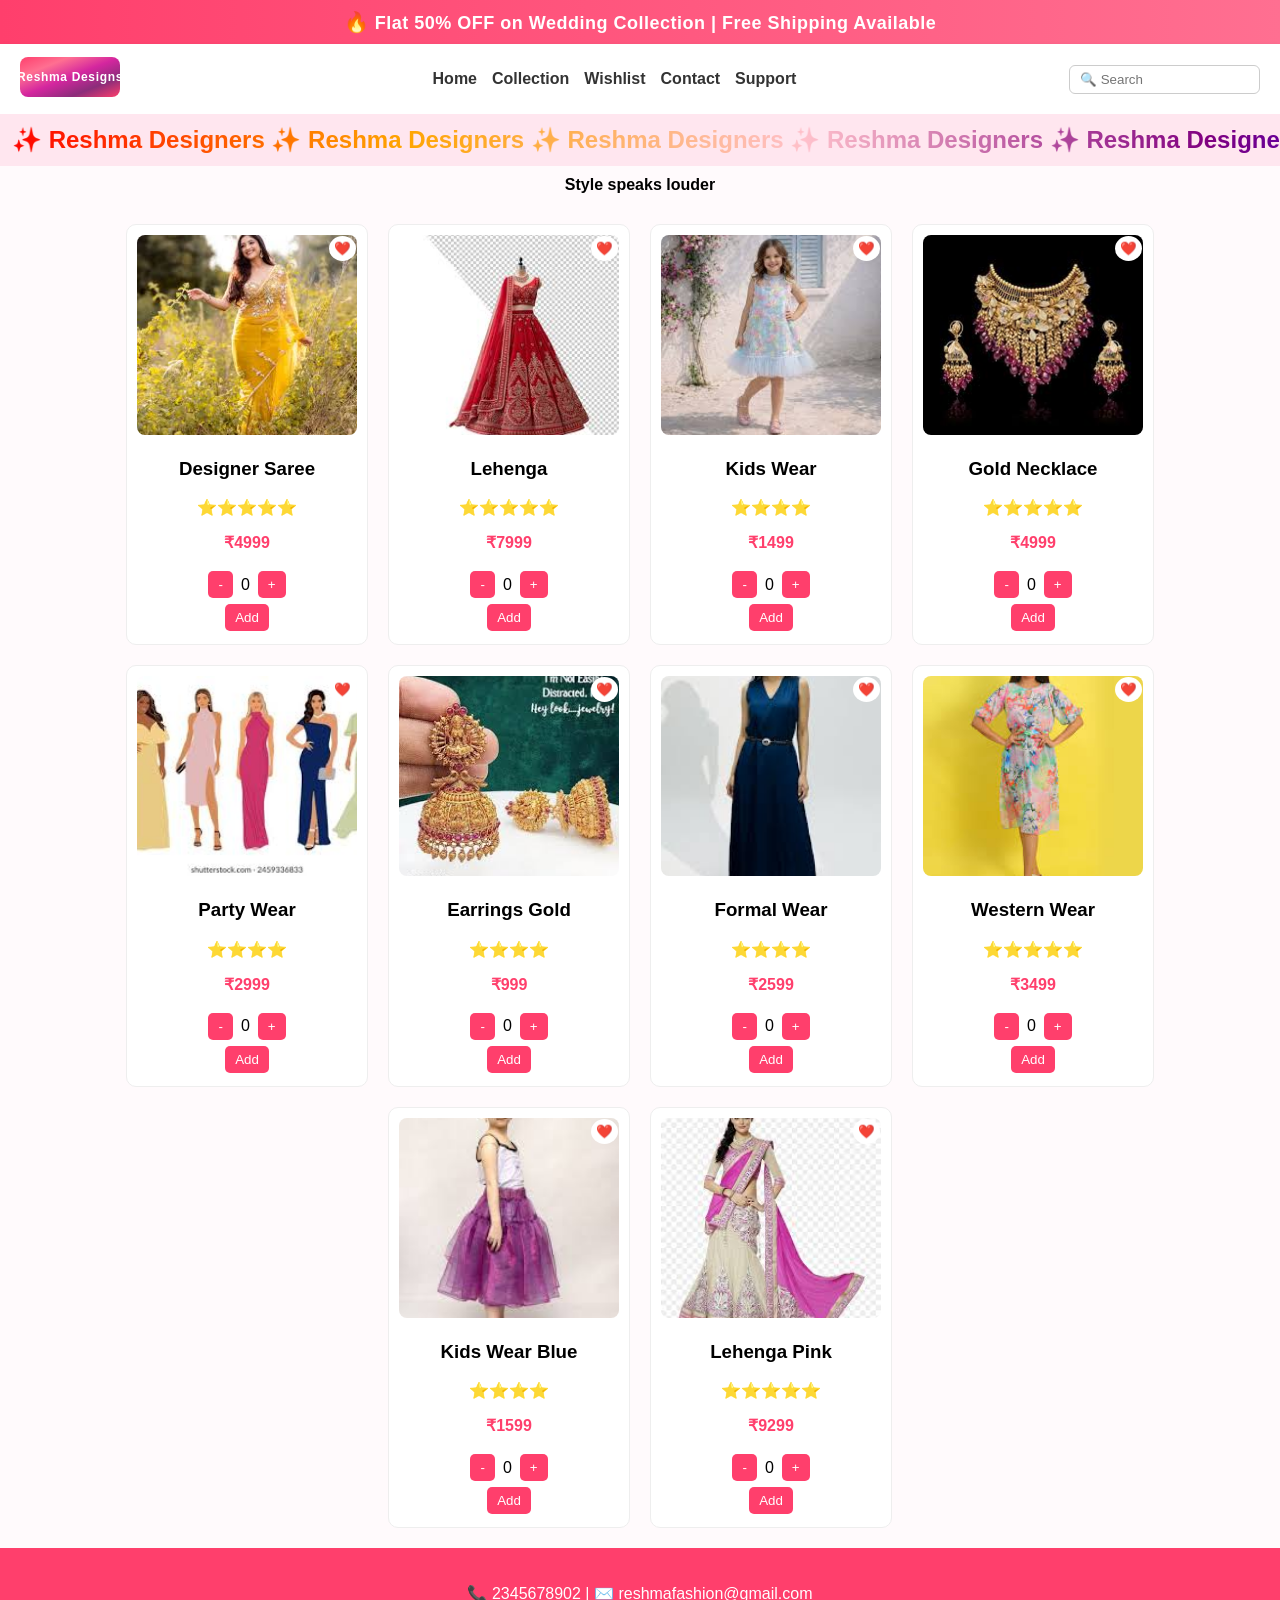
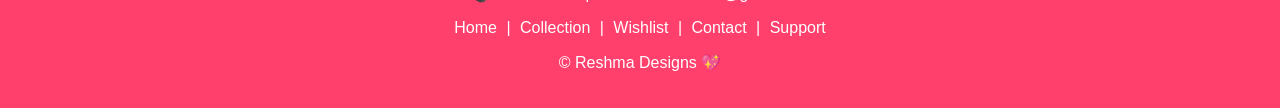
<file: index.html>
<!DOCTYPE html>
<html lang="en">
<head>
<meta charset="UTF-8">
<meta name="viewport" content="width=device-width, initial-scale=1.0">
<title>Reshma Designers</title>

<style>

/* BODY */
body{
    font-family: Arial;
    margin:0;
    background:#fffafc;
}

/* NAVBAR */
nav{
    display:flex;
    justify-content:space-between;
    align-items:center;
    padding:10px 20px;
    background:#fff;
    box-shadow:0 2px 5px rgba(0,0,0,0.1);
}

.logo img{height:40px;}

ul{
    list-style:none;
    display:flex;
    gap:15px;
}

ul li a{
    text-decoration:none;
    color:#333;
    font-weight:bold;
}

/* SEARCH */
input{
    padding:6px 10px;
    border-radius:6px;
    border:1px solid #ccc;
}

/* ✅ HEADER LIGHT COLOR (BLACK REMOVE) */
.scroll-text{
    overflow:hidden;
    white-space:nowrap;
    background:#ffe6ef;  /* LIGHT PINK */
}

.scroll-text span{
    display:inline-block;
    padding:12px;
    font-size:24px;
    animation:scroll 12s linear infinite;
}

@keyframes scroll{
    from{transform:translateX(100%);}
    to{transform:translateX(-100%);}
}

/* MULTI COLOR TEXT */
.multi{
    background: linear-gradient(90deg, red, orange, pink, purple, blue);
    -webkit-background-clip: text;
    -webkit-text-fill-color: transparent;
    font-weight:bold;
}

/* QUOTE */
.quote{
    text-align:center;
    margin:10px;
    font-weight:bold;
}

/* PRODUCTS */
.gallery{
    display:flex;
    flex-wrap:wrap;
    justify-content:center;
    gap:20px;
    padding:20px;
}

/* CARD */
.card{
    width:220px;
    border:1px solid #eee;
    border-radius:10px;
    padding:10px;
    text-align:center;
    position:relative;
    cursor:pointer;
    transition:0.3s;
    background:#fff;
}

.card:hover{transform:scale(1.05);}

.card img{
    width:100%;
    height:200px;
    object-fit:cover;
    border-radius:8px;
}

/* WISHLIST */
.wishlist-btn{
    position:absolute;
    top:8px;
    right:8px;
    border:none;
    background:white;
    border-radius:50%;
    padding:5px;
    cursor:pointer;
}

/* PRICE */
.price{
    color:#ff3f6c;
    font-weight:bold;
}

/* BUTTON */
button{
    padding:6px 10px;
    margin:3px;
    border:none;
    background:#ff3f6c;
    color:white;
    border-radius:5px;
    cursor:pointer;
}

/* QTY */
.qty-box{
    display:flex;
    justify-content:center;
    align-items:center;
    gap:5px;
}

/* FOOTER */
footer{
    background:#ff3f6c;
    color:white;
    padding:20px;
    text-align:center;
}

footer a{
    color:#fff;
    text-decoration:none;
    margin:0 5px;
}

</style>
</head>

<body>


<!-- Pink Gradient Top Bar -->
<div class="top-bar" style="background:linear-gradient(90deg,#ff3f6c,#ff6f91);color:#fff;text-align:center;padding:10px 0;font-weight:700;font-size:18px;letter-spacing:0.5px;">
    <span style="font-size:20px;">🔥</span> Flat 50% OFF on Wedding Collection | Free Shipping Available
</div>

<!-- NAV -->
<nav>
<div class="logo"><img src="assets/branding/logo.svg"></div>

<ul>
<li><a href="#">Home</a></li>
<li><a href="pages/collection.html">Collection</a></li>
<li><a href="pages/wishlist.html">Wishlist</a></li>
<li><a href="pages/contact.html">Contact</a></li>
<li><a href="pages/support.html">Support</a></li>
</ul>

<input type="text" placeholder="🔍 Search">
</nav>

<!-- HEADER -->
<div class="scroll-text">
<span class="multi">✨ Reshma Designers ✨ Reshma Designers ✨ Reshma Designers ✨ Reshma Designers ✨ Reshma Designers ✨ Reshma Designers ✨</span>
</div>

<p class="quote">Style speaks louder</p>

<!-- PRODUCTS -->
<section class="gallery">


<!-- PRODUCT 1 -->
<div class="card" onclick="viewProduct('Designer Saree',4999,'assets/products/designer-saree1.jpg')">
<button class="wishlist-btn" onclick="event.stopPropagation()">❤️</button>
<img src="assets/products/designer-saree1.jpg" onerror="this.src='assets/products/default.jpg'">
<h3>Designer Saree</h3>
<p>⭐⭐⭐⭐⭐</p>
<p class="price">₹4999</p>
<div class="qty-box">
<button onclick="changeQty(this,-1,event)">-</button>
<span class="qty">0</span>
<button onclick="changeQty(this,1,event)">+</button>
</div>
<button onclick="addToCart('Designer Saree',4999,event)">Add</button>
</div>

<!-- PRODUCT 2 -->
<div class="card" onclick="viewProduct('Lehenga',7999,'assets/products/lehenga6.jpg')">
<button class="wishlist-btn" onclick="event.stopPropagation()">❤️</button>
<img src="assets/products/lehenga6.jpg" onerror="this.src='assets/products/default.jpg'">
<h3>Lehenga</h3>
<p>⭐⭐⭐⭐⭐</p>
<p class="price">₹7999</p>
<div class="qty-box">
<button onclick="changeQty(this,-1,event)">-</button>
<span class="qty">0</span>
<button onclick="changeQty(this,1,event)">+</button>
</div>
<button onclick="addToCart('Lehenga',7999,event)">Add</button>
</div>

<!-- PRODUCT 3 -->
<div class="card" onclick="viewProduct('Kids Wear',1499,'assets/products/kids-wear.jpg')">
<button class="wishlist-btn" onclick="event.stopPropagation()">❤️</button>
<img src="assets/products/kids-wear.jpg" onerror="this.src='assets/products/default.jpg'">
<h3>Kids Wear</h3>
<p>⭐⭐⭐⭐</p>
<p class="price">₹1499</p>
<div class="qty-box">
<button onclick="changeQty(this,-1,event)">-</button>
<span class="qty">0</span>
<button onclick="changeQty(this,1,event)">+</button>
</div>
<button onclick="addToCart('Kids Wear',1499,event)">Add</button>
</div>

<!-- PRODUCT 4 -->
<div class="card" onclick="viewProduct('Gold Necklace',4999,'assets/products/gold-necklace.jpg')">
<button class="wishlist-btn" onclick="event.stopPropagation()">❤️</button>
<img src="assets/products/gold-necklace.jpg" onerror="this.src='assets/products/default.jpg'">
<h3>Gold Necklace</h3>
<p>⭐⭐⭐⭐⭐</p>
<p class="price">₹4999</p>
<div class="qty-box">
<button onclick="changeQty(this,-1,event)">-</button>
<span class="qty">0</span>
<button onclick="changeQty(this,1,event)">+</button>
</div>
<button onclick="addToCart('Gold Necklace',4999,event)">Add</button>
</div>

<!-- PRODUCT 5 -->
<div class="card" onclick="viewProduct('Party Wear',2999,'assets/products/party-wear1.jpg')">
<button class="wishlist-btn" onclick="event.stopPropagation()">❤️</button>
<img src="assets/products/party-wear1.jpg" onerror="this.src='assets/products/default.jpg'">
<h3>Party Wear</h3>
<p>⭐⭐⭐⭐</p>
<p class="price">₹2999</p>
<div class="qty-box">
<button onclick="changeQty(this,-1,event)">-</button>
<span class="qty">0</span>
<button onclick="changeQty(this,1,event)">+</button>
</div>
<button onclick="addToCart('Party Wear',2999,event)">Add</button>
</div>

<!-- PRODUCT 6 -->
<div class="card" onclick="viewProduct('Earrings Gold',999,'assets/products/earrings.jpg')">
<button class="wishlist-btn" onclick="event.stopPropagation()">❤️</button>
<img src="assets/products/earrings.jpg" onerror="this.src='assets/products/default.jpg'">
<h3>Earrings Gold</h3>
<p>⭐⭐⭐⭐</p>
<p class="price">₹999</p>
<div class="qty-box">
<button onclick="changeQty(this,-1,event)">-</button>
<span class="qty">0</span>
<button onclick="changeQty(this,1,event)">+</button>
</div>
<button onclick="addToCart('Earrings Gold',999,event)">Add</button>
</div>

<!-- PRODUCT 7 -->
<div class="card" onclick="viewProduct('Formal Wear',2599,'assets/products/formal.jpg')">
<button class="wishlist-btn" onclick="event.stopPropagation()">❤️</button>
<img src="assets/products/formal.jpg" onerror="this.src='assets/products/default.jpg'">
<h3>Formal Wear</h3>
<p>⭐⭐⭐⭐</p>
<p class="price">₹2599</p>
<div class="qty-box">
<button onclick="changeQty(this,-1,event)">-</button>
<span class="qty">0</span>
<button onclick="changeQty(this,1,event)">+</button>
</div>
<button onclick="addToCart('Formal Wear',2599,event)">Add</button>
</div>

<!-- PRODUCT 8 -->
<div class="card" onclick="viewProduct('Western Wear',3499,'assets/products/western-wear.jpg')">
<button class="wishlist-btn" onclick="event.stopPropagation()">❤️</button>
<img src="assets/products/western-wear.jpg" onerror="this.src='assets/products/default.jpg'">
<h3>Western Wear</h3>
<p>⭐⭐⭐⭐⭐</p>
<p class="price">₹3499</p>
<div class="qty-box">
<button onclick="changeQty(this,-1,event)">-</button>
<span class="qty">0</span>
<button onclick="changeQty(this,1,event)">+</button>
</div>
<button onclick="addToCart('Western Wear',3499,event)">Add</button>
</div>

<!-- PRODUCT 9 -->
<div class="card" onclick="viewProduct('Kids Wear Blue',1599,'assets/products/kids-wear2.jpg')">
<button class="wishlist-btn" onclick="event.stopPropagation()">❤️</button>
<img src="assets/products/kids-wear2.jpg" onerror="this.src='assets/products/default.jpg'">
<h3>Kids Wear Blue</h3>
<p>⭐⭐⭐⭐</p>
<p class="price">₹1599</p>
<div class="qty-box">
<button onclick="changeQty(this,-1,event)">-</button>
<span class="qty">0</span>
<button onclick="changeQty(this,1,event)">+</button>
</div>
<button onclick="addToCart('Kids Wear Blue',1599,event)">Add</button>
</div>

<!-- PRODUCT 10 -->
<div class="card" onclick="viewProduct('Lehenga Pink',9299,'assets/products/lehenga9.jpg')">
<button class="wishlist-btn" onclick="event.stopPropagation()">❤️</button>
<img src="assets/products/lehenga9.jpg" onerror="this.src='assets/products/default.jpg'">
<h3>Lehenga Pink</h3>
<p>⭐⭐⭐⭐⭐</p>
<p class="price">₹9299</p>
<div class="qty-box">
<button onclick="changeQty(this,-1,event)">-</button>
<span class="qty">0</span>
<button onclick="changeQty(this,1,event)">+</button>
</div>
<button onclick="addToCart('Lehenga Pink',9299,event)">Add</button>
</div>

</section>

<script>

/* PRODUCT PAGE FIX */
function viewProduct(name,price,image){
localStorage.setItem("product", JSON.stringify({
name:name,
price:price,
image:image
}));
window.location.href="pages/product.html";
}

/* QTY */
function changeQty(btn,delta,e){
e.stopPropagation();
let qty = btn.parentElement.querySelector(".qty");
let val = parseInt(qty.innerText);
qty.innerText = Math.max(0,val+delta);
}

/* CART */
function addToCart(name,price,e){
e.stopPropagation();
alert(name+" added to cart");
}

</script>

<!-- FOOTER -->
<footer>

<p>📞 2345678902 | ✉️ reshmafashion@gmail.com</p>

<p>
<a href="#">Home</a> |
<a href="pages/collection.html">Collection</a> |
<a href="pages/wishlist.html">Wishlist</a> |
<a href="pages/contact.html">Contact</a> |
<a href="pages/support.html">Support</a>
</p>

<p>© Reshma Designs 💖</p>

</footer>

</body>
</html>
</file>
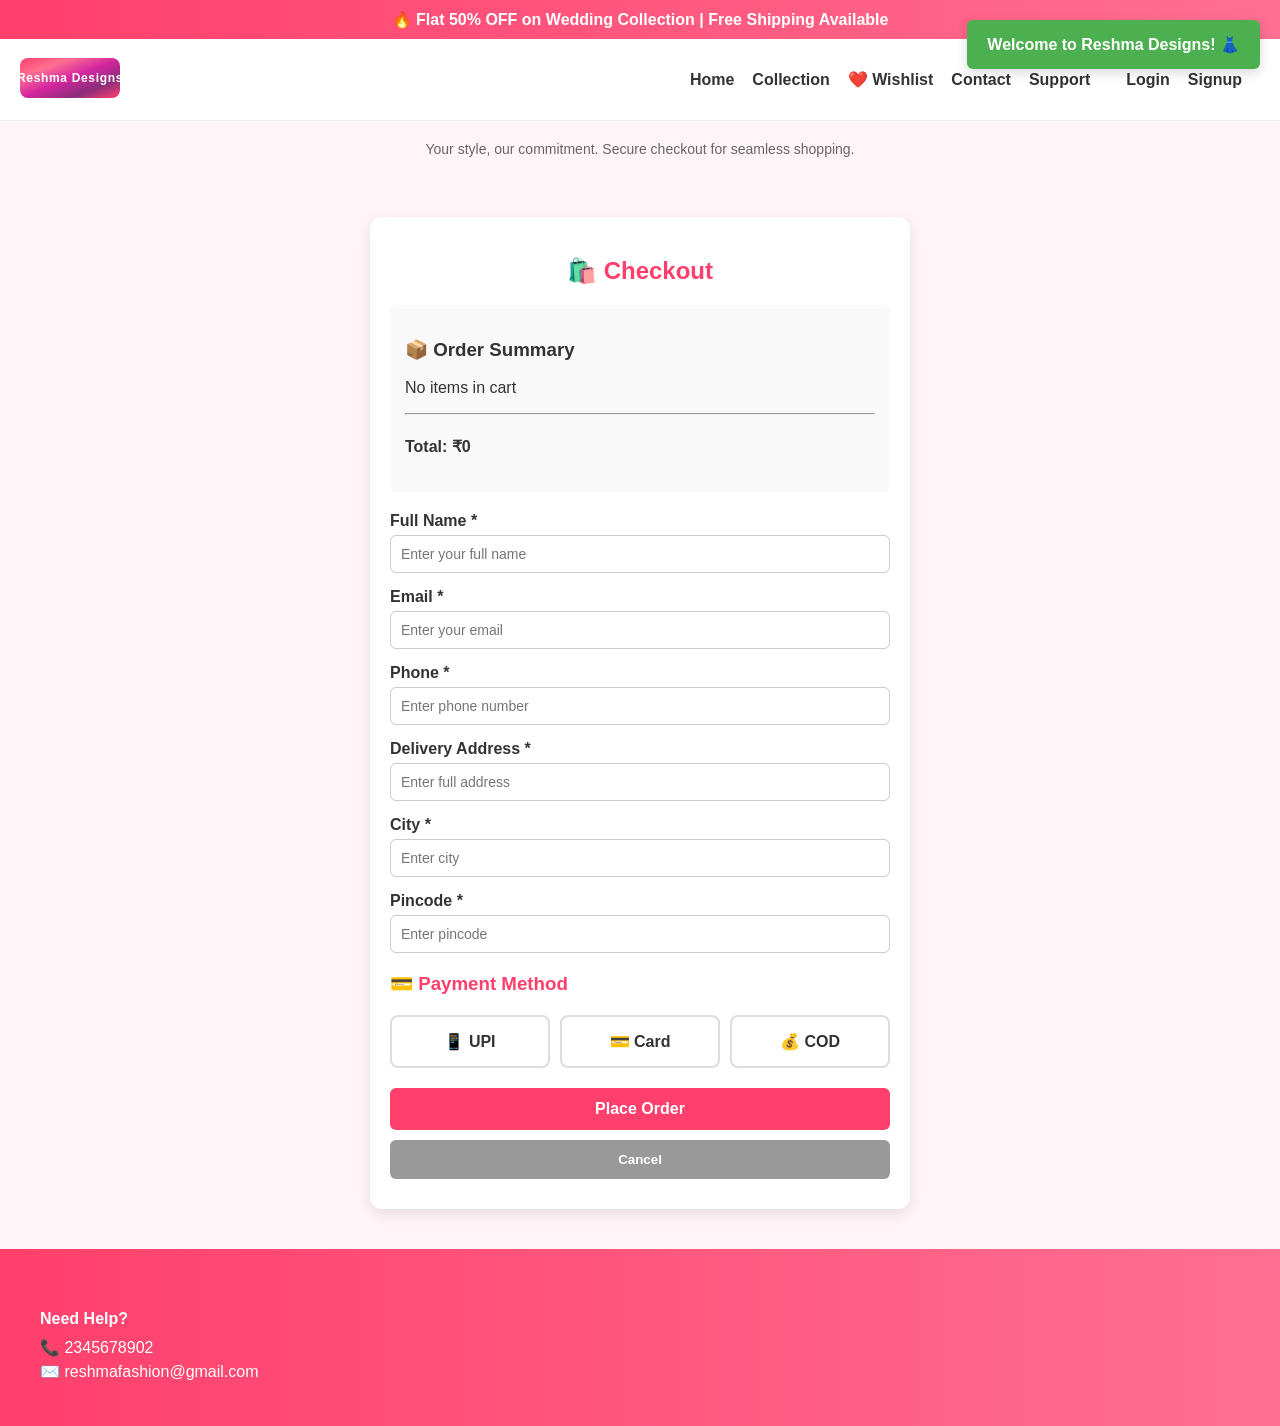
<file: pages/checkout.html>
<!DOCTYPE html>
<html lang="en">
<head>
    <meta charset="UTF-8">
    <meta name="viewport" content="width=device-width, initial-scale=1.0">
    <title>Checkout - Reshma Designs</title>
    <link rel="stylesheet" href="../css/style.css">
    <style>
        .checkout-form { max-width: 500px; margin: 40px auto; padding: 20px; background: white; border-radius: 12px; box-shadow: 0 5px 15px rgba(0,0,0,0.1); }
        .form-group { margin-bottom: 15px; }
        .form-group label { display: block; margin-bottom: 5px; font-weight: 600; }
        .form-group input { width: 100%; padding: 10px; border: 1px solid #ccc; border-radius: 6px; }
        .order-summary { background: #f9f9f9; padding: 15px; border-radius: 6px; margin-bottom: 20px; }
    </style>
</head>

<body>

<!-- Top Bar -->
<div class="top-bar">
    🔥 Flat 50% OFF on Wedding Collection | Free Shipping Available
</div>

<!-- Navbar -->
<nav>
    <div class="logo">
        <img src="../assets/branding/logo.svg" alt="Reshma Designs">
    </div>
    <div class="menu-icon" onclick="toggleMenu()">☰</div>
    <ul id="navMenu">
        <li><a href="../index.html">Home</a></li>
        <li><a href="collection.html">Collection</a></li>
        <li><a href="wishlist.html">❤️ Wishlist</a></li>
        <li><a href="contact.html">Contact</a></li>
        <li><a href="support.html">Support</a></li>
        <li id="userGreeting" style="color: #ff3f6c; font-weight: bold; display: none;"></li>
        <li><a href="profile.html" id="profileLink" style="display: none;">👤 My Profile</a></li>
        <li><a href="login.html" id="loginLink">Login</a></li>
        <li><a href="signup.html" id="signupLink">Signup</a></li>
        <li><a href="#" onclick="logout()" id="logoutLink" style="display: none;">Logout</a></li>
    </ul>
</nav>

<!-- QUOTE BANNER -->
<div style="text-align:center; padding:20px; background:#fff5f8;">
    <p style="font-size:14px; color:#666; margin:0;">Your style, our commitment. Secure checkout for seamless shopping.</p>
</div>

<!-- CHECKOUT PAGE -->
<div class="checkout-form" id="checkoutForm">
    <h2 style="text-align:center; color:#ff3f6c;">🛍️ Checkout</h2>

    <!-- Order Summary -->
    <div class="order-summary">
        <h3>📦 Order Summary</h3>
        <div id="orderItems"></div>
        <hr>
        <h4>Total: ₹<span id="checkoutTotal">0</span></h4>
    </div>

    <!-- Delivery Form -->
    <form id="checkoutFormElement">
        
        <div class="form-group">
            <label>Full Name *</label>
            <input type="text" id="fullName" placeholder="Enter your full name" required>
        </div>

        <div class="form-group">
            <label>Email *</label>
            <input type="email" id="email" placeholder="Enter your email" required>
        </div>

        <div class="form-group">
            <label>Phone *</label>
            <input type="tel" id="phone" placeholder="Enter phone number" required>
        </div>

        <div class="form-group">
            <label>Delivery Address *</label>
            <input type="text" id="address" placeholder="Enter full address" required>
        </div>

        <div class="form-group">
            <label>City *</label>
            <input type="text" id="city" placeholder="Enter city" required>
        </div>

        <div class="form-group">
            <label>Pincode *</label>
            <input type="text" id="pincode" placeholder="Enter pincode" required>
        </div>

        <!-- PAYMENT OPTIONS -->
        <h3 style="color:#ff3f6c; margin-top:20px;">💳 Payment Method</h3>
        
        <div class="payment-options">
            <div class="payment-option" onclick="selectPayment('upi'); event.stopPropagation();" data-method="upi">
                📱 UPI
            </div>
            <div class="payment-option" onclick="selectPayment('card'); event.stopPropagation();" data-method="card">
                💳 Card
            </div>
            <div class="payment-option" onclick="selectPayment('cod'); event.stopPropagation();" data-method="cod">
                💰 COD
            </div>
        </div>

        <!-- UPI Details -->
        <div id="upiDetails" style="display:none;">
            <div class="form-group">
                <label>UPI ID *</label>
                <input type="text" id="upiId" placeholder="yourname@upi">
            </div>
        </div>

        <!-- Card Details -->
        <div id="cardDetails" style="display:none;">
            <div class="form-group">
                <label>Card Number *</label>
                <input type="text" id="cardNumber" placeholder="XXXX XXXX XXXX XXXX" maxlength="19">
            </div>
            <div style="display:grid; grid-template-columns:1fr 1fr; gap:10px;">
                <div class="form-group">
                    <label>Expiry Date *</label>
                    <input type="text" id="expiryDate" placeholder="MM/YY" maxlength="5">
                </div>
                <div class="form-group">
                    <label>CVV *</label>
                    <input type="text" id="cvv" placeholder="123" maxlength="3">
                </div>
            </div>
        </div>

        <!-- COD Notice -->
        <div id="codNotice" style="display:none; background:#fffbea; padding:10px; border-radius:6px; color:#666; font-size:13px;">
            ✅ Pay when you receive your order
        </div>

        <button type="button" onclick="validateCheckoutForm(event)" style="width:100%; padding:12px; background:#ff3f6c; color:white; border:none; border-radius:6px; cursor:pointer; font-weight:600; font-size:16px; margin-top:20px;">Place Order</button>
        <button type="button" onclick="window.history.back()" style="width:100%; padding:12px; background:#999; color:white; margin-top:10px; border:none; border-radius:6px; cursor:pointer; font-weight:600;">Cancel</button>
    </form>
</div>

<!-- ORDER SUCCESS PAGE -->
<div id="orderSuccess" style="display:none; text-align:center; padding:60px 20px;">
    <div style="max-width:500px; margin:0 auto; background:white; padding:40px; border-radius:12px; box-shadow: 0 5px 15px rgba(0,0,0,0.1);">
        <h1 style="color:#4CAF50; font-size:60px;">✅</h1>
        <h2 style="color:#ff3f6c; margin:20px 0;">Order Placed Successfully!</h2>
        <p style="color:#666; font-size:16px; line-height:1.6;">
            Thank you for shopping with Reshma Designs!<br>
            Your order has been confirmed and is being processed.<br>
            You'll receive updates on your email.
        </p>
        <div style="background:#f9f9f9; padding:20px; border-radius:8px; margin:20px 0; text-align:left;">
            <p><strong>Order Details:</strong></p>
            <p>📧 Email: <span id="successEmail"></span></p>
            <p>📦 Items: <span id="successItems"></span></p>
            <p>💰 Total: ₹<span id="successTotal"></span></p>
            <p>🚚 Delivery: 3-5 business days</p>
        </div>
        <button onclick="window.location.href='order-history.html'" style="padding:12px 30px; background:#ff3f6c; color:white; border:none; border-radius:6px; cursor:pointer; font-weight:600; font-size:16px;">View Orders</button>
        <br><br>
        <button onclick="window.location.href='../index.html'" style="padding:12px 30px; background:#999; color:white; border:none; border-radius:6px; cursor:pointer; font-weight:600;">Continue Shopping</button>
    </div>
</div>

<footer class="site-footer">
    <div class="footer-column">
        <h4>Need Help?</h4>
        <p>📞 2345678902</p>
        <p>✉️ reshmafashion@gmail.com</p>
    </div>
</footer>

<script src="../js/script.js"></script>
<script>
// Payment method selection
function selectPayment(method) {
    document.querySelectorAll(".payment-option").forEach(opt => opt.classList.remove("active"));
    event.target.classList.add("active");
    
    // Hide all payment details
    document.getElementById("upiDetails").style.display = "none";
    document.getElementById("cardDetails").style.display = "none";
    document.getElementById("codNotice").style.display = "none";
    
    // Show selected payment method
    if(method === "upi") {
        document.getElementById("upiDetails").style.display = "block";
    } else if(method === "card") {
        document.getElementById("cardDetails").style.display = "block";
    } else if(method === "cod") {
        document.getElementById("codNotice").style.display = "block";
    }
    
    localStorage.setItem("paymentMethod", method);
}

// Validate and place order
function validateCheckoutForm(event) {
    event.preventDefault();
    
    const cart = JSON.parse(localStorage.getItem("cart")) || [];
    const paymentMethod = localStorage.getItem("paymentMethod");
    const name = document.getElementById("fullName").value;
    const email = document.getElementById("email").value;
    const phone = document.getElementById("phone").value;
    const address = document.getElementById("address").value;
    const city = document.getElementById("city").value;
    const pincode = document.getElementById("pincode").value;
    
    if(!name || !email || !phone || !address || !city || !pincode) {
        alert("❌ Please fill all fields");
        return;
    }
    
    if(!paymentMethod) {
        alert("❌ Please select a payment method");
        return;
    }
    
    if(cart.length === 0) {
        alert("❌ Your cart is empty");
        return;
    }
    
    // Validate payment details
    if(paymentMethod === "upi" && !document.getElementById("upiId").value) {
        alert("❌ Please enter UPI ID");
        return;
    }
    
    if(paymentMethod === "card") {
        const cardNum = document.getElementById("cardNumber").value.replace(/\s/g, "");
        const expiry = document.getElementById("expiryDate").value;
        const cvv = document.getElementById("cvv").value;
        
        if(!cardNum || cardNum.length < 13) {
            alert("❌ Please enter valid card number");
            return;
        }
        if(!expiry || !cvv) {
            alert("❌ Please enter card details");
            return;
        }
    }
    
    // Save order with additional info
    let orders = JSON.parse(localStorage.getItem("orders")) || [];
    const orderId = 1000 + orders.length;
    
    const newOrder = {
        orderId: orderId,
        name: name,
        email: email,
        address: address + ", " + city,
        phone: phone,
        pincode: pincode,
        cart: cart,
        paymentMethod: paymentMethod,
        date: new Date().toLocaleDateString(),
        time: new Date().toLocaleTimeString(),
        status: "Confirmed",
        amount: cart.reduce((sum, item) => sum + item.price * (item.quantity || 1), 0)
    };
    
    orders.push(newOrder);
    localStorage.setItem("orders", JSON.stringify(orders));
    localStorage.removeItem("cart");
    
    // Send notifications
    // Customer notification
    let customerNotifications = JSON.parse(localStorage.getItem("customerNotifications")) || [];
    customerNotifications.push({
        type: "ORDER_CONFIRMED",
        orderId: orderId,
        message: `Your order #${orderId} has been confirmed! Total: ₹${newOrder.amount}`,
        timestamp: new Date().toLocaleString(),
        read: false
    });
    localStorage.setItem("customerNotifications", JSON.stringify(customerNotifications));
    
    // Admin notification
    let adminNotifications = JSON.parse(localStorage.getItem("adminNotifications")) || [];
    adminNotifications.push({
        type: "NEW_ORDER",
        orderId: orderId,
        customerName: name,
        customerEmail: email,
        amount: newOrder.amount,
        itemsCount: cart.length,
        timestamp: new Date().toLocaleString(),
        read: false
    });
    localStorage.setItem("adminNotifications", JSON.stringify(adminNotifications));
    
    // Show success page
    document.getElementById("checkoutForm").style.display = "none";
    document.getElementById("orderSuccess").style.display = "block";
    
    document.getElementById("successEmail").innerText = email;
    document.getElementById("successItems").innerText = cart.length;
    document.getElementById("successTotal").innerText = newOrder.amount;
    
    // Show notification
    showNotification(`✅ Order #${orderId} Confirmed! Check your email for details.`);
    
    updateCartCount();
    
    setTimeout(() => {
        window.location.href = "order-history.html";
    }, 3000);
}

// Display cart summary
function displayOrderSummary() {
    let cart = JSON.parse(localStorage.getItem("cart")) || [];
    let total = 0;
    let itemsHTML = "";
    
    if(cart.length === 0) {
        itemsHTML = "<p>No items in cart</p>";
    } else {
        cart.forEach((item, index) => {
            itemsHTML += `<p>✓ ${item.name} - ₹${item.price}</p>`;
            total +=item.price;
        });
    }
    
    document.getElementById("orderItems").innerHTML = itemsHTML;
    document.getElementById("checkoutTotal").innerText = total;
}

// Run on page load
document.addEventListener("DOMContentLoaded", function() {
    showLoading();
    displayOrderSummary();
    updateCartCount();
    updateNavbarUser();
});

window.addEventListener("load", function() {
    hideLoading();
    updateWishlistUI();
});
</script>

</body>
</html>
</file>
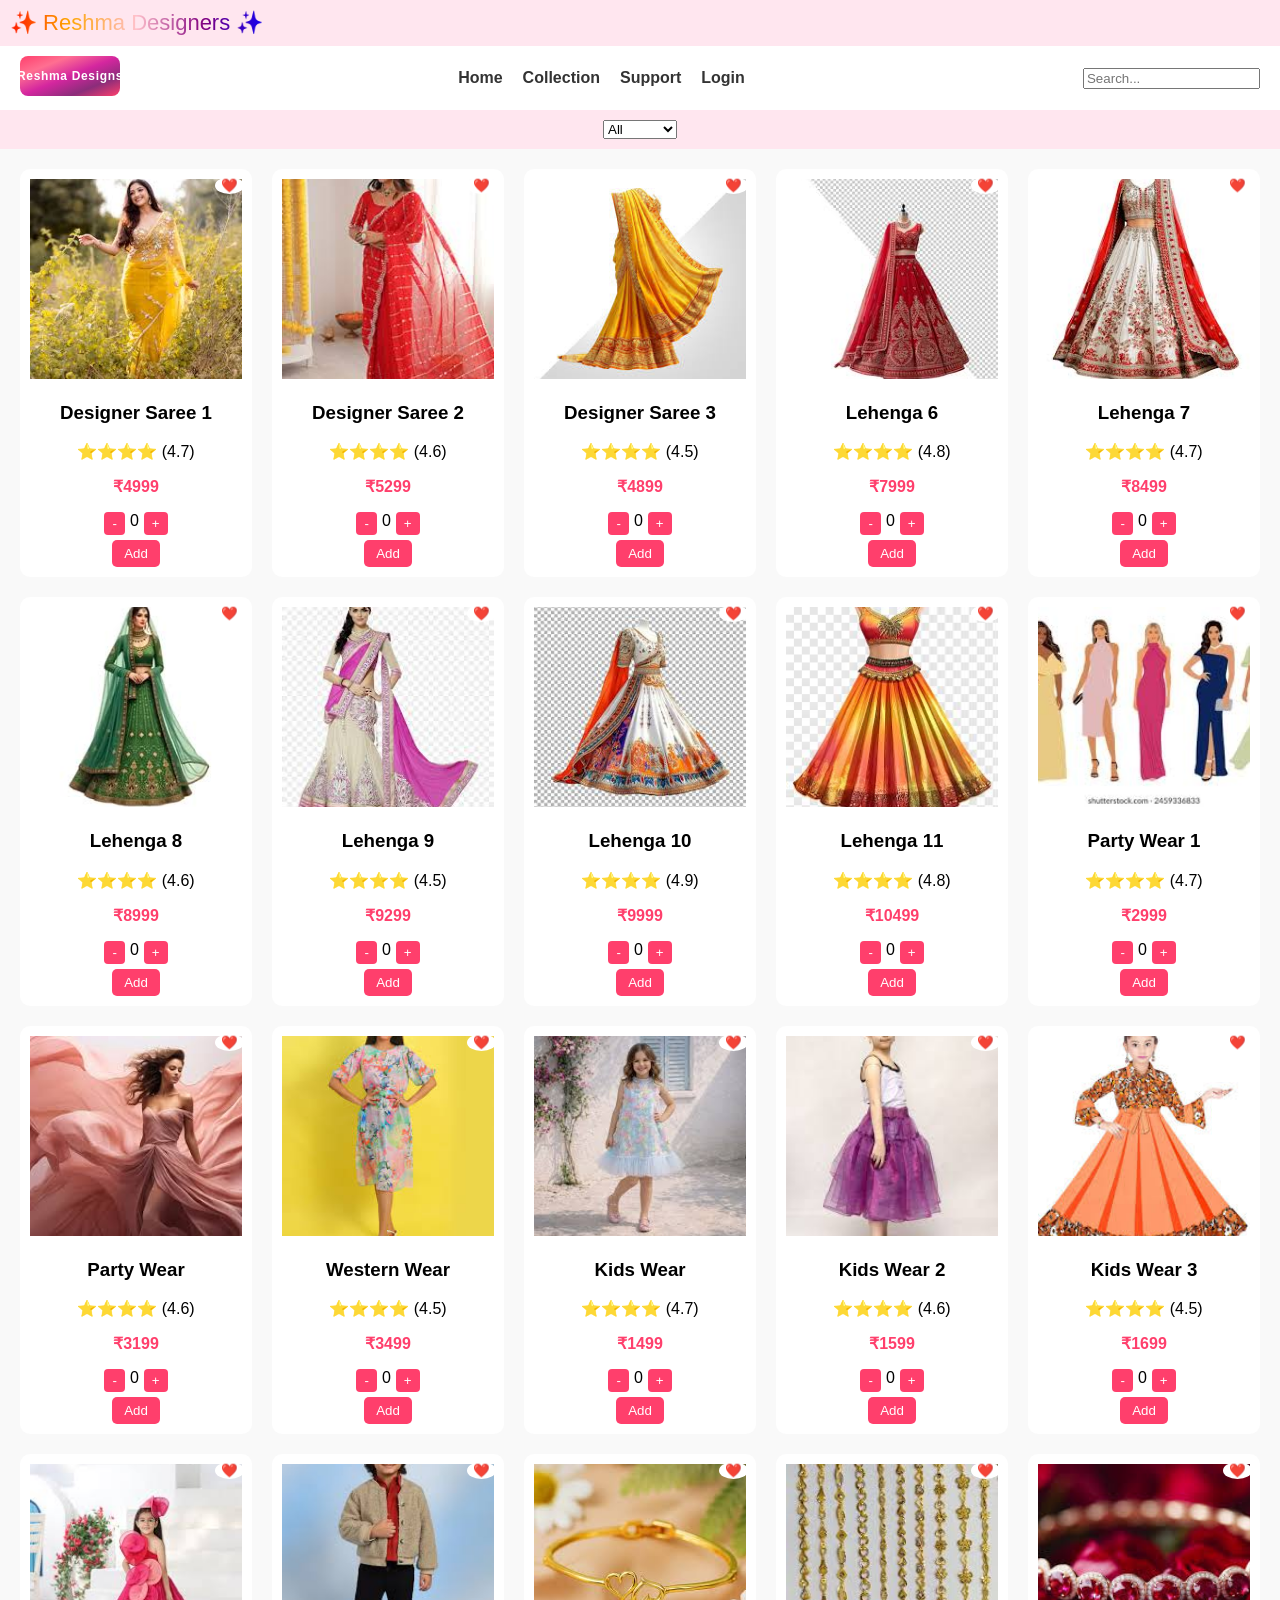
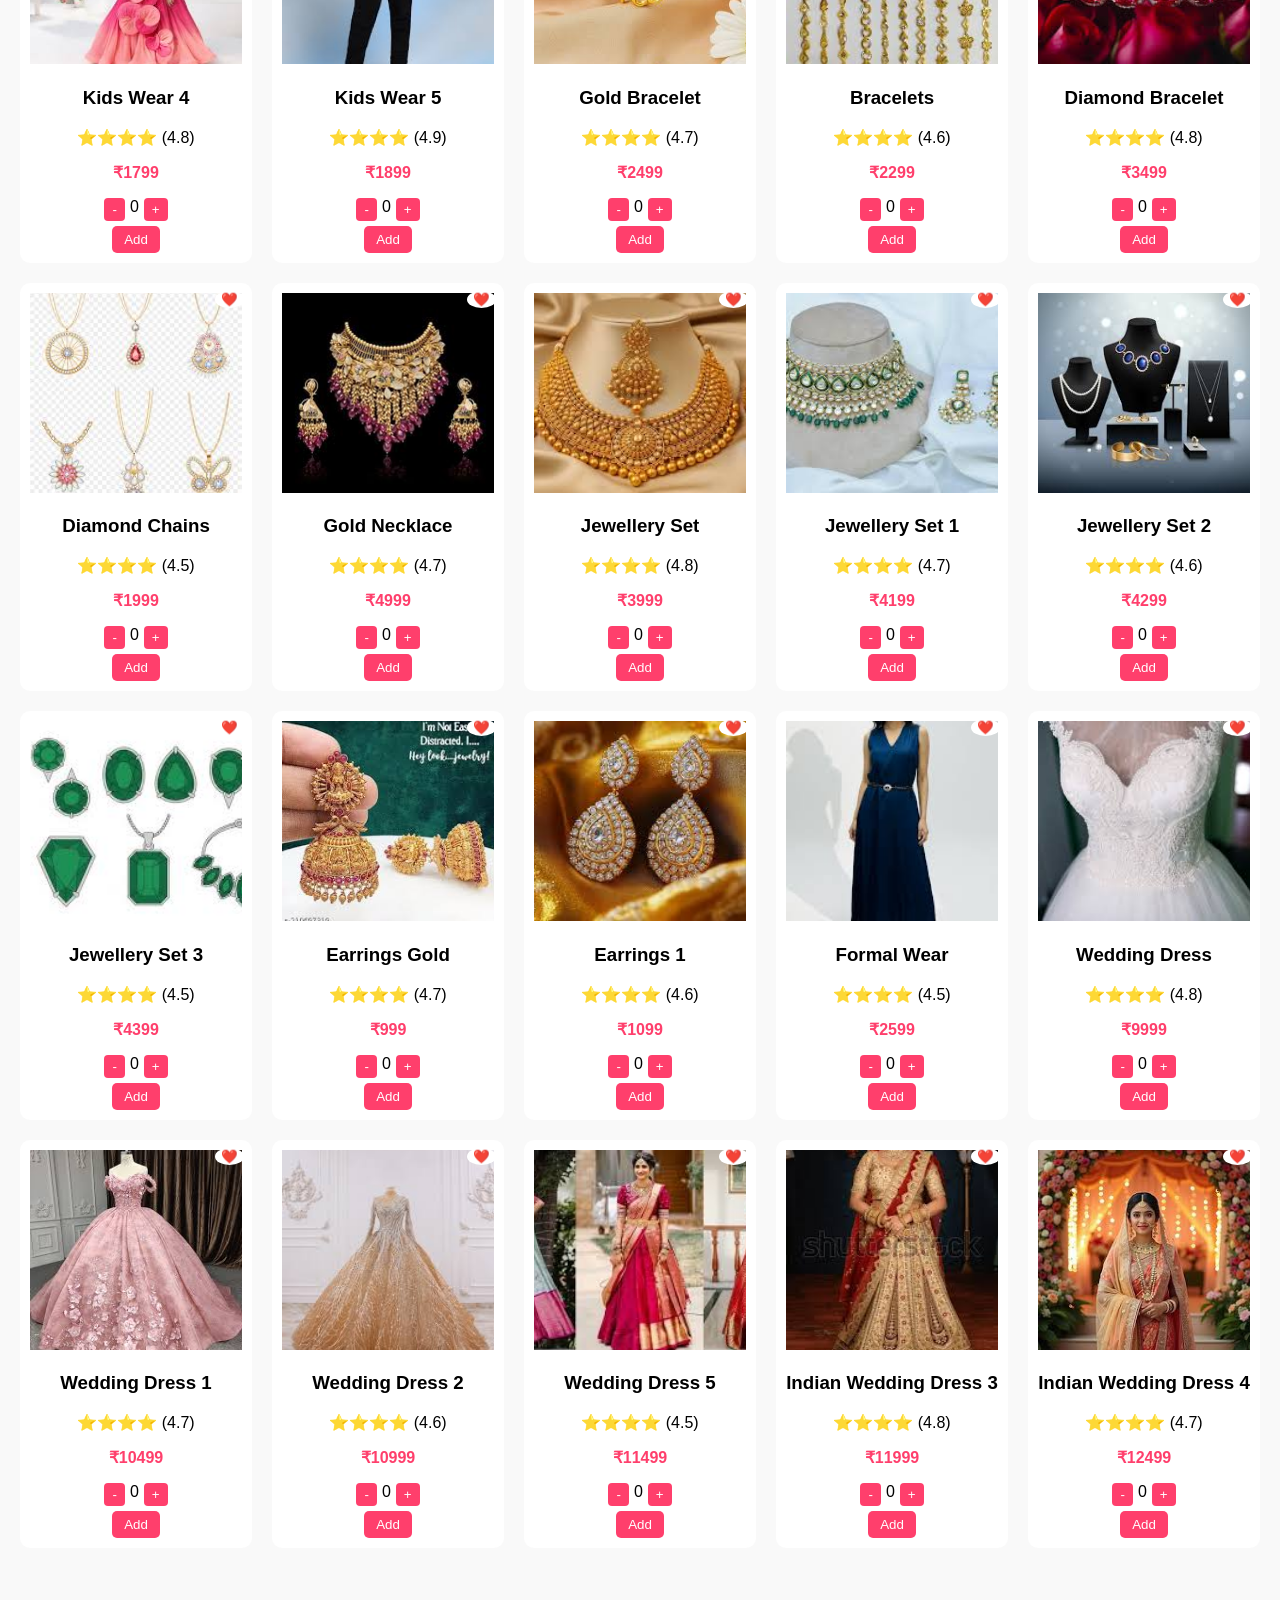
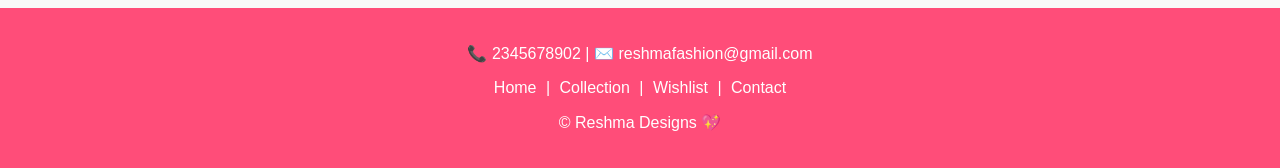
<file: pages/collection.html>
<!DOCTYPE html>
<html lang="en">
<head>
<meta charset="UTF-8">
<meta name="viewport" content="width=device-width, initial-scale=1.0">
<title>Collection - Reshma Designs</title>

<style>

/* BODY */
body{
    margin:0;
    font-family:Arial;
    background:#f9f9f9;
}

/* NAV */
nav{
    display:flex;
    justify-content:space-between;
    align-items:center;
    padding:10px 20px;
    background:#fff;
}

.logo img{height:40px;}

.menu{
    display:flex;
    gap:20px;
}

.menu a{
    text-decoration:none;
    color:#333;
    font-weight:bold;
}

/* HEADER */
.scroll-text{
    overflow:hidden;
    white-space:nowrap;
    background:#ffe6ef;
}

.scroll-text span{
    display:inline-block;
    padding:10px;
    font-size:22px;
    animation:scroll 10s linear infinite;
    background:linear-gradient(90deg, red, orange, pink, purple, blue);
    -webkit-background-clip:text;
    -webkit-text-fill-color:transparent;
}

@keyframes scroll{
    from{transform:translateX(100%);}
    to{transform:translateX(-100%);}
}

/* FILTER */
.filter-bar{
    display:flex;
    justify-content:center;
    gap:15px;
    padding:10px;
    background:#ffe6ef;
}

/* PRODUCTS GRID */
.gallery{
    display:grid;
    grid-template-columns: repeat(5, 1fr);
    gap:20px;
    padding:20px;
}

/* CARD */
.card{
    background:#fff;
    padding:10px;
    border-radius:10px;
    text-align:center;
    position:relative;
    cursor:pointer;
}

.card img{
    width:100%;
    height:200px;
    object-fit:cover;
}

/* ❤️ */
.wishlist-btn{
    position:absolute;
    top:8px;
    right:8px;
    border:none;
    background:#fff;
    border-radius:50%;
    cursor:pointer;
}

/* PRICE */
.price{
    color:#ff3f6c;
    font-weight:bold;
}

/* QTY */
.qty-box{
    display:flex;
    justify-content:center;
    gap:5px;
}

/* ➕➖ BUTTONS */
.qty-box button{
    background:#ff3f6c;
    color:#fff;
    border:none;
    padding:4px 8px;
    border-radius:4px;
}

/* ADD BUTTON */
.add-btn{
    background:#ff3f6c;
    color:#fff;
    border:none;
    padding:6px 12px;
    margin-top:5px;
    border-radius:5px;
    cursor:pointer;
}
/* FOOTER */
footer{
    background:#ff4d79;
    color:#fff;
    text-align:center;
    padding:20px;
    margin-top:40px;
}

footer a{
    color:#fff;
    text-decoration:none;
    margin:0 5px;
}


</style>
</head>

<body>

<!-- HEADER -->
<div class="scroll-text">
<span>✨ Reshma Designers ✨</span>
</div>

<nav>
<div class="logo">
<img src="../assets/branding/logo.svg">
</div>

<div class="menu">
<a href="../index.html">Home</a>
<a href="#">Collection</a>
<a href="contact.html">Support</a>
<a href="login.html">Login</a>
</div>

<input type="text" id="searchInput" placeholder="Search..." onkeyup="applyFilters()">
</nav>

<div class="filter-bar">
<select id="categoryFilter" onchange="applyFilters()">
<option value="all">All</option>
<option value="saree">Saree</option>
<option value="lehenga">Lehenga</option>
</select>
</div>

<div class="gallery" id="productGrid"></div>

<script>

let cart=[];
let wishlist=[];

let products=[
{ name: "Designer Saree 1", price: 4999, category: "saree", image: "../assets/products/designer-saree1.jpg", rating: 4.7 },
    { name: "Designer Saree 2", price: 5299, category: "saree", image: "../assets/products/designer-saree2.jpg", rating: 4.6 },
    { name: "Designer Saree 3", price: 4899, category: "saree", image: "../assets/products/designer-saree3.jpg", rating: 4.5 },
    { name: "Lehenga 6", price: 7999, category: "lehenga", image: "../assets/products/lehenga6.jpg", rating: 4.8 },
    { name: "Lehenga 7", price: 8499, category: "lehenga", image: "../assets/products/lehenga7.jpg", rating: 4.7 },
    { name: "Lehenga 8", price: 8999, category: "lehenga", image: "../assets/products/lehenga8.jpg", rating: 4.6 },
    { name: "Lehenga 9", price: 9299, category: "lehenga", image: "../assets/products/lehenga9.jpg", rating: 4.5 },
    { name: "Lehenga 10", price: 9999, category: "lehenga", image: "../assets/products/lehenga10.jpg", rating: 4.9 },
    { name: "Lehenga 11", price: 10499, category: "lehenga", image: "../assets/products/lehenga11.jpg", rating: 4.8 },
    { name: "Party Wear 1", price: 2999, category: "party-wear", image: "../assets/products/party-wear1.jpg", rating: 4.7 },
    { name: "Party Wear", price: 3199, category: "party-wear", image: "../assets/products/party-wear.jpg", rating: 4.6 },
    { name: "Western Wear", price: 3499, category: "western-wear", image: "../assets/products/western-wear.jpg", rating: 4.5 },
    { name: "Kids Wear", price: 1499, category: "kids-wear", image: "../assets/products/kids-wear.jpg", rating: 4.7 },
    { name: "Kids Wear 2", price: 1599, category: "kids-wear", image: "../assets/products/kids-wear2.jpg", rating: 4.6 },
    { name: "Kids Wear 3", price: 1699, category: "kids-wear", image: "../assets/products/kids-wear3.jpg", rating: 4.5 },
    { name: "Kids Wear 4", price: 1799, category: "kids-wear", image: "../assets/products/kids-wear4.jpg", rating: 4.8 },
    { name: "Kids Wear 5", price: 1899, category: "kids-wear", image: "../assets/products/kids-wear5.jpg", rating: 4.9 },
    { name: "Gold Bracelet", price: 2499, category: "bracelet", image: "../assets/products/gold-bracelet.jpg", rating: 4.7 },
    { name: "Bracelets", price: 2299, category: "bracelet", image: "../assets/products/bracelets.jpg", rating: 4.6 },
    { name: "Diamond Bracelet", price: 3499, category: "bracelet", image: "../assets/products/diamond-bracelet.jpg", rating: 4.8 },
    { name: " Diamond Chains", price: 1999, category: "necklace", image: "../assets/products/diamond-chains.jpg", rating: 4.5 },
    { name: "Gold Necklace", price: 4999, category: "necklace", image: "../assets/products/gold-necklace.jpg", rating: 4.7 },
    { name: "Jewellery Set", price: 3999, category: "jewelry", image: "../assets/products/jewellery-set.jpg", rating: 4.8 },
    { name: "Jewellery Set 1", price: 4199, category: "jewelry", image: "../assets/products/jewellery-set1.jpg", rating: 4.7 },
    { name: "Jewellery Set 2", price: 4299, category: "jewelry", image: "../assets/products/jewellery-set2.jpg", rating: 4.6 },
    { name: "Jewellery Set 3", price: 4399, category: "jewelry", image: "../assets/products/jewellery-set3.jpg", rating: 4.5 },
    { name: "Earrings Gold", price: 999, category: "earrings", image: "../assets/products/earrings.jpg", rating: 4.7 },
    { name: "Earrings 1", price: 1099, category: "earrings", image: "../assets/products/earrings1.jpg", rating: 4.6 },
    { name: "Formal Wear", price: 2599, category: "formal", image: "../assets/products/formal.jpg", rating: 4.5 },
    { name: "Wedding Dress", price: 9999, category: "wedding-dress", image: "../assets/products/wedding-dress.jpg", rating: 4.8 },
    { name: "Wedding Dress 1", price: 10499, category: "wedding-dress", image: "../assets/products/wedding-dress1.jpg", rating: 4.7 },
    { name: "Wedding Dress 2", price: 10999, category: "wedding-dress", image: "../assets/products/wedding-dress2.jpg", rating: 4.6 },
    { name: "Wedding Dress 5", price: 11499, category: "wedding-dress", image: "../assets/products/wedding-dress5.jpg", rating: 4.5 },
    { name: "Indian Wedding Dress 3", price: 11999, category: "wedding-dress", image: "../assets/products/indian-wedding-dress3.jpg", rating: 4.8 },
    { name: "Indian Wedding Dress 4", price: 12499, category: "wedding-dress", image: "../assets/products/indian-wedding-dress4.jpg", rating: 4.7 }

];

/* RENDER */
function renderProducts(list){
let grid=document.getElementById("productGrid");
grid.innerHTML="";

list.forEach(p=>{

grid.innerHTML+=`
<div class="card" onclick='openProduct(${JSON.stringify(p)})'>

<button class="wishlist-btn" onclick="event.stopPropagation()">❤️</button>

<img src="${p.image}" onerror="this.src='../assets/products/default.jpg'">

<h3>${p.name}</h3>
<p>⭐⭐⭐⭐ (${p.rating})</p>
<p class="price">₹${p.price}</p>

<div class="qty-box">
<button onclick="event.stopPropagation();changeQty(this,-1)">-</button>
<span class="qty">0</span>
<button onclick="event.stopPropagation();changeQty(this,1)">+</button>
</div>

<button class="add-btn" onclick="event.stopPropagation();addToCart('${p.name}',${p.price})">
Add
</button>

</div>`;
});
}

/* FIXED QTY */
function changeQty(btn,val){
let span=btn.parentElement.querySelector(".qty");
let q=parseInt(span.innerText)+val;
if(q<0) q=0;
span.innerText=q;
}

/* FIXED PRODUCT OPEN */
function openProduct(product){
localStorage.setItem("product",JSON.stringify(product));
window.location.href="product.html";
}

/* FILTER */
function applyFilters(){
let search=document.getElementById("searchInput").value.toLowerCase();
let category=document.getElementById("categoryFilter").value;

let filtered=products.filter(p=>{
return (category==="all" || p.category===category)
&& p.name.toLowerCase().includes(search);
});

renderProducts(filtered);
}

renderProducts(products);

</script>

<!-- FOOTER -->
<footer>
<p>📞 2345678902 | ✉️ reshmafashion@gmail.com</p>

<p>
<a href="../index.html">Home</a> |
<a href="#">Collection</a> |
<a href="wishlist.html">Wishlist</a> |
<a href="contact.html">Contact</a>
</p>

<p>© Reshma Designs 💖</p>
</footer>


</body>
</html>
</file>
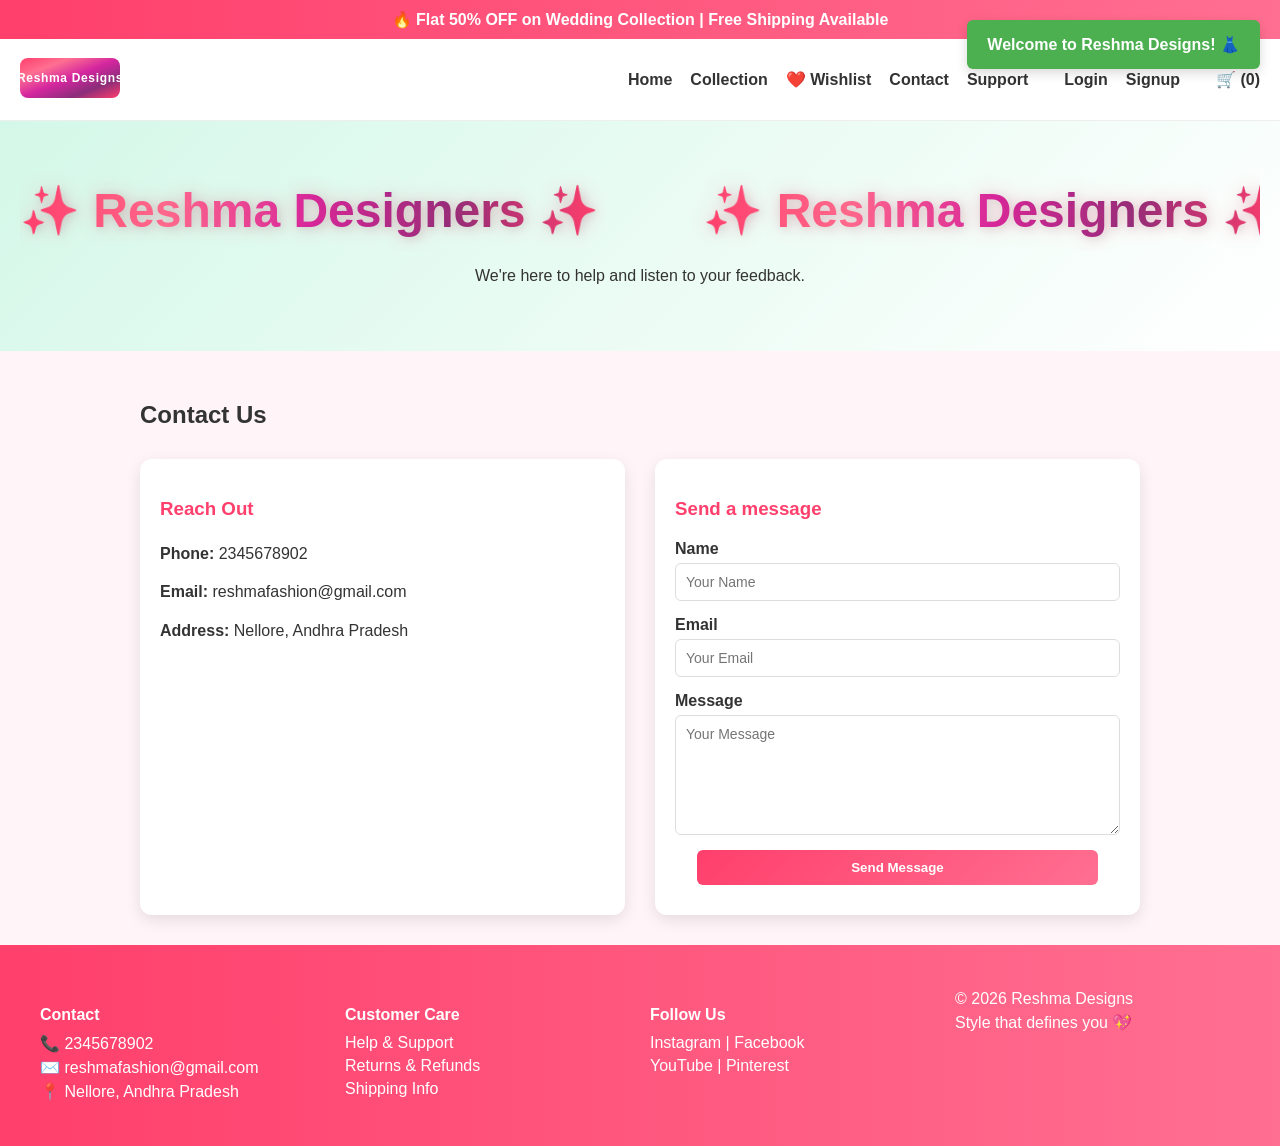
<file: pages/contact.html>
<!DOCTYPE html>
<html lang="en">
<head>
    <meta charset="UTF-8">
    <meta name="viewport" content="width=device-width, initial-scale=1.0">
    <title>Contact Us - Reshma Designs</title>
    <link rel="stylesheet" href="../css/style.css">
</head>

<body>

<!-- Top Bar -->
<div class="top-bar">
    🔥 Flat 50% OFF on Wedding Collection | Free Shipping Available
</div>

<!-- Navbar -->
<nav>
    <div class="logo">
        <img src="../assets/branding/logo.svg" alt="Reshma Designs logo">
    </div>

    <div class="menu-icon" onclick="toggleMenu()">☰</div>

    <ul id="navMenu">
        <li><a href="../index.html">Home</a></li>
        <li><a href="collection.html">Collection</a></li>
        <li><a href="wishlist.html">❤️ Wishlist</a></li>
        <li><a class="active" href="contact.html">Contact</a></li>
        <li><a href="support.html">Support</a></li>
        <li id="userGreeting" style="color: #ff3f6c; font-weight: bold; display: none;"></li>
        <li><a href="profile.html" id="profileLink" style="display: none;">👤 My Profile</a></li>
        <li><a href="login.html" id="loginLink">Login</a></li>
        <li><a href="signup.html" id="signupLink">Signup</a></li>
        <li><a href="#" onclick="logout()" id="logoutLink" style="display: none;">Logout</a></li>
        <li><a href="#" onclick="openCart()">🛒 (<span id="cartCount">0</span>)</a></li>
    </ul>

    <div class="menu-icon" onclick="toggleMenu()">☰</div>
</nav>

<!-- Header -->
<header>

    <!-- ✅ SCROLL TEXT -->
    <div class="scroll-text">
        <div class="scroll-track">
            <span class="multi-color">✨ Reshma Designers ✨</span>
            <span class="multi-color">✨ Reshma Designers ✨</span>
            <span class="multi-color">✨ Reshma Designers ✨</span>
            <span class="multi-color">✨ Reshma Designers ✨</span>
        </div>
    </div>
    
    <p class="premium-tagline">We're here to help and listen to your feedback.</p>

</header>

<!-- Contact Section -->
<section class="contact-section">
    <h2>Contact Us</h2>

    <div class="contact-grid">

        <!-- Contact Info -->
        <div class="contact-info-card">
            <h3>Reach Out</h3>
            <p><strong>Phone:</strong> 2345678902</p>
            <p><strong>Email:</strong> reshmafashion@gmail.com</p>
            <p><strong>Address:</strong> Nellore, Andhra Pradesh</p>
        </div>

        <!-- Contact Form -->
        <div class="contact-form-card">
            <h3>Send a message</h3>

            <form id="contactForm" onsubmit="saveData(event)">
                
                <div class="form-group">
                    <label>Name</label>
                    <input type="text" placeholder="Your Name" required>
                </div>

                <div class="form-group">
                    <label>Email</label>
                    <input type="email" placeholder="Your Email" required>
                </div>

                <div class="form-group">
                    <label>Message</label>
                    <textarea placeholder="Your Message" required></textarea>
                </div>

                <button type="submit">Send Message</button>
                <div id="successMessage" class="success-message"></div>

            </form>
        </div>

    </div>
</section>

<!-- Cart Box -->
<div id="cartBox" class="cart-box">
    <h3>Your Cart</h3>
    <ul id="cartItems"></ul>
    <p>Total: ₹<span id="cartTotal">0</span></p>
    <button onclick="window.location.href='checkout.html'">Checkout</button>
    <br><br>
    <button onclick="closeCart()">Close</button>
</div>

<footer class="site-footer">
    <div class="footer-column">
        <h4>Contact</h4>
        <p>📞 2345678902</p>
        <p>✉️ reshmafashion@gmail.com</p>
        <p>📍 Nellore, Andhra Pradesh</p>
    </div>

    <div class="footer-column">
        <h4>Customer Care</h4>
        <p>Help & Support</p>
        <p>Returns & Refunds</p>
        <p>Shipping Info</p>
    </div>

    <div class="footer-column">
        <h4>Follow Us</h4>
        <p>Instagram | Facebook</p>
        <p>YouTube | Pinterest</p>
    </div>

    <div class="footer-column footer-brand">
        <p>© 2026 Reshma Designs</p>
        <p>Style that defines you 💖</p>
    </div>
</footer>

<script src="../js/script.js"></script>
<script>
function saveData(event) {
    event.preventDefault();
    
    const form = document.getElementById("contactForm");
    const formData = new FormData(form);
    
    // Save to localStorage
    let messages = JSON.parse(localStorage.getItem("contactMessages")) || [];
    messages.push({
        name: formData.get("name"),
        email: formData.get("email"),
        message: formData.get("message"),
        date: new Date().toLocaleDateString()
    });
    
    localStorage.setItem("contactMessages", JSON.stringify(messages));
    
    // Show success message
    document.getElementById("successMessage").style.display = "block";
    document.getElementById("successMessage").innerHTML = "✅ Message sent successfully! We'll get back to you soon.";
    
    // Reset form
    form.reset();
}

// Initialize page
document.addEventListener("DOMContentLoaded", function() {
    showLoading();
    updateCartCount();
    updateNavbarUser();
});

window.addEventListener("load", function() {
    hideLoading();
    updateWishlistUI();
});
</script>

</body>
</html>
</file>
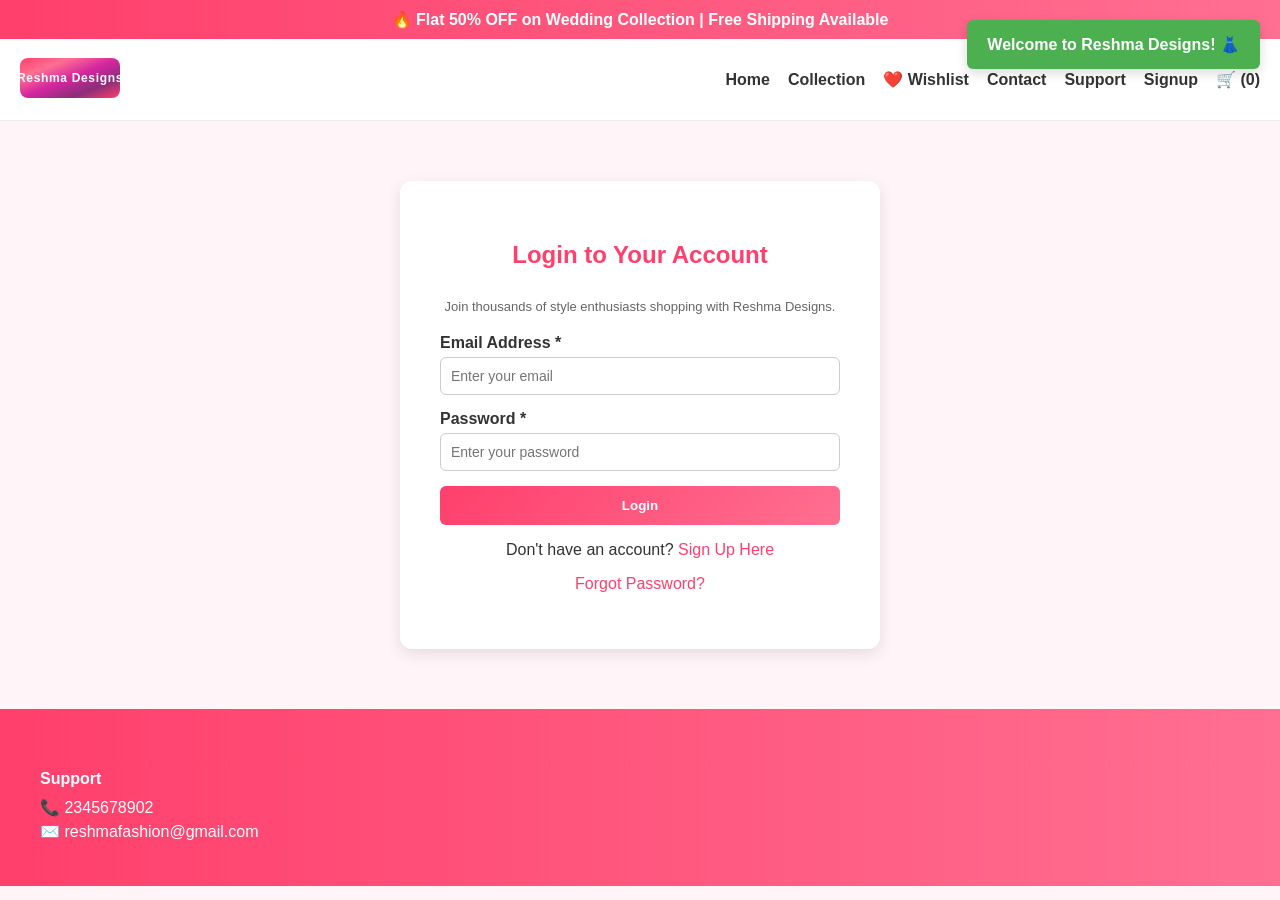
<file: pages/login.html>
<!DOCTYPE html>
<html lang="en">
<head>
    <meta charset="UTF-8">
    <meta name="viewport" content="width=device-width, initial-scale=1.0">
    <title>Login - Reshma Designs</title>
    <link rel="stylesheet" href="../css/style.css">
    <style>
        .login-container { max-width: 400px; margin: 60px auto; padding: 40px; background: white; border-radius: 12px; box-shadow: 0 5px 15px rgba(0,0,0,0.1); }
        .login-container h2 { text-align: center; color: #ff3f6c; margin-bottom: 30px; }
        .form-group { margin-bottom: 15px; }
        .form-group label { display: block; margin-bottom: 5px; font-weight: 600; }
        .form-group input { width: 100%; padding: 10px; border: 1px solid #ccc; border-radius: 6px; box-sizing: border-box; }
        .login-btn { width: 100%; background: linear-gradient(135deg, #ff3f6c, #ff6f91); color: white; padding: 12px; border: none; border-radius: 6px; cursor: pointer; font-weight: 600; }
        .forgot-link { text-align: center; margin-top: 15px; }
        .forgot-link a { color: #ff3f6c; text-decoration: none; }
    </style>
</head>

<body>

<!-- Top Bar -->
<div class="top-bar">
    🔥 Flat 50% OFF on Wedding Collection | Free Shipping Available
</div>

<!-- Navbar -->
<nav>
    <div class="logo">
        <img src="../assets/branding/logo.svg" alt="Reshma Designs">
    </div>
    <div class="menu-icon" onclick="toggleMenu()">☰</div>
    <ul id="navMenu">
        <li><a href="../index.html">Home</a></li>
        <li><a href="collection.html">Collection</a></li>
        <li><a href="wishlist.html">❤️ Wishlist</a></li>
        <li><a href="contact.html">Contact</a></li>
        <li><a href="support.html">Support</a></li>
        <li id="userGreeting" style="color: #ff3f6c; font-weight: bold; display: none;"></li>
        <li><a href="signup.html" id="signupLink">Signup</a></li>
        <li><a href="#" onclick="openCart()">🛒 (<span id="cartCount">0</span>)</a></li>
    </ul>
</nav>

<!-- LOGIN FORM -->
<div class="login-container">
    <h2>Login to Your Account</h2>
    <p style="text-align:center; font-size:13px; color:#666; margin-bottom:20px;">Join thousands of style enthusiasts shopping with Reshma Designs.</p>

    <form onsubmit="loginUser(event)">
        
        <div class="form-group">
            <label>Email Address *</label>
            <input type="email" id="loginEmail" placeholder="Enter your email" required>
        </div>

        <div class="form-group">
            <label>Password *</label>
            <input type="password" id="loginPassword" placeholder="Enter your password" required>
        </div>

        <button class="login-btn" type="submit">Login</button>

    </form>

    <div class="forgot-link">
        <p>Don't have an account? <a href="signup.html">Sign Up Here</a></p>
        <p><a href="#">Forgot Password?</a></p>
    </div>
</div>

<footer class="site-footer">
    <div class="footer-column">
        <h4>Support</h4>
        <p>📞 2345678902</p>
        <p>✉️ reshmafashion@gmail.com</p>
    </div>
</footer>

<script src="../js/script.js"></script>
<script>
function loginUser(event) {
    event.preventDefault();
    
    const email = document.getElementById("loginEmail").value;
    const password = document.getElementById("loginPassword").value;
    
    // Check registered users
    let users = JSON.parse(localStorage.getItem("users")) || [];
    const user = users.find(u => u.email === email && u.password === password);
    
    if(user) {
        localStorage.setItem("userLoggedIn", "true");
        localStorage.setItem("userEmail", email);
        
        alert("✅ Login Successful! Welcome to Reshma Designs!");
        window.location.href = "../index.html";
    } else {
        alert("❌ Please enter valid credentials");
    }
}

// Initialize page
document.addEventListener("DOMContentLoaded", function() {
    showLoading();
    updateCartCount();
});

window.addEventListener("load", function() {
    hideLoading();
});
</script>

</body>
</html>
</file>
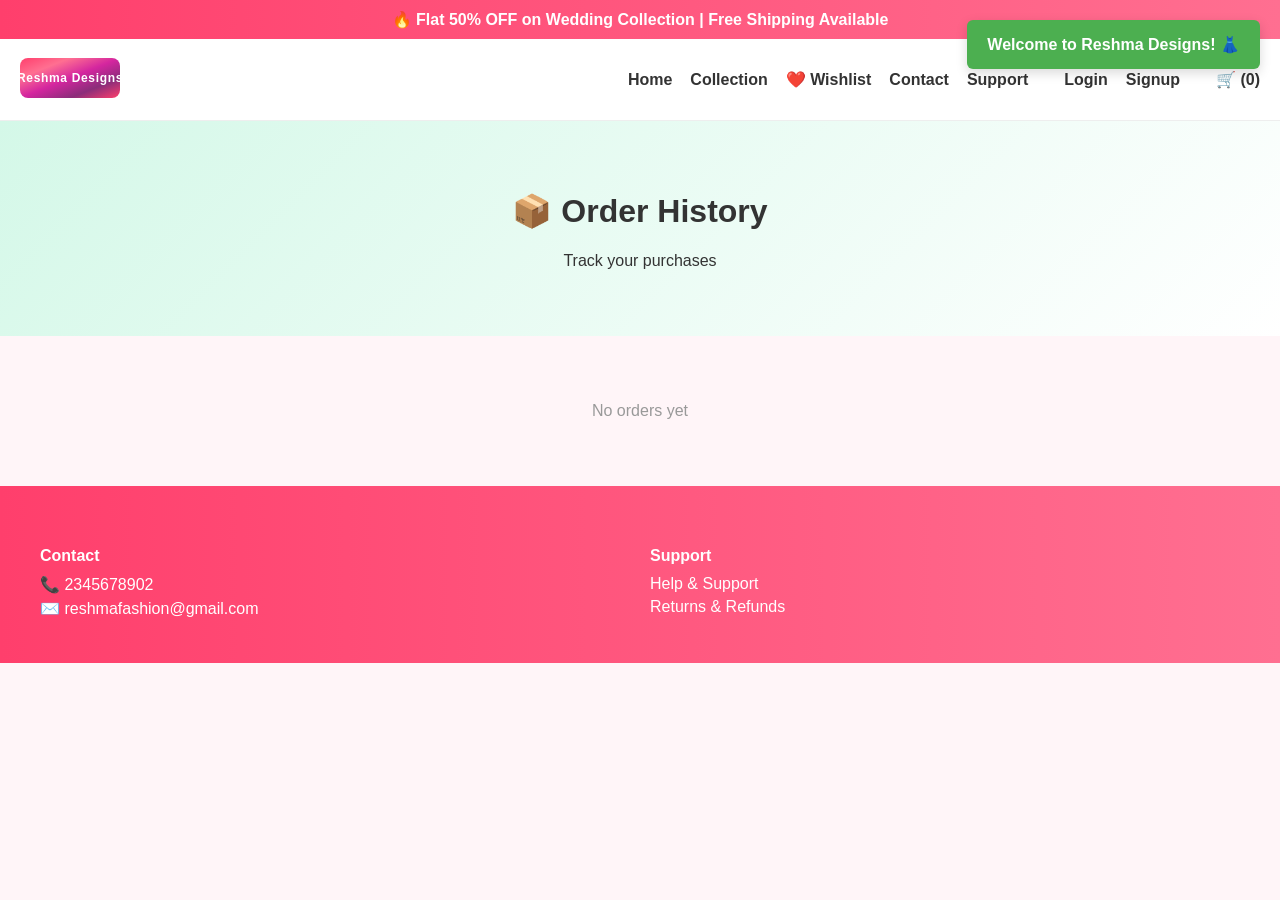
<file: pages/order-history.html>
<!DOCTYPE html>
<html lang="en">
<head>
    <meta charset="UTF-8">
    <meta name="viewport" content="width=device-width, initial-scale=1.0">
    <title>Order History - Reshma Designs</title>
    <link rel="stylesheet" href="../css/style.css">
</head>
<body>

<!-- Top Bar -->
<div class="top-bar">
    🔥 Flat 50% OFF on Wedding Collection | Free Shipping Available
</div>

<!-- Navbar -->
<nav>
    <div class="logo">
        <img src="../assets/branding/logo.svg" alt="Reshma Designs">
    </div>
    <div class="menu-icon" onclick="toggleMenu()">☰</div>
    <ul id="navMenu">
        <li><a href="../index.html">Home</a></li>
        <li><a href="collection.html">Collection</a></li>
        <li><a href="wishlist.html">❤️ Wishlist</a></li>
        <li><a href="contact.html">Contact</a></li>
        <li><a href="support.html">Support</a></li>
        <li id="userGreeting" style="color: #ff3f6c; font-weight: bold; display: none;"></li>
        <li><a href="profile.html" id="profileLink" style="display: none;">👤 My Profile</a></li>
        <li><a href="login.html" id="loginLink">Login</a></li>
        <li><a href="signup.html" id="signupLink">Signup</a></li>
        <li><a href="#" onclick="logout()" id="logoutLink" style="display: none;">Logout</a></li>
        <li><a href="#" onclick="openCart()">🛒 (<span id="cartCount">0</span>)</a></li>
    </ul>
</nav>

<!-- Header -->
<header>
    <h1>📦 Order History</h1>
    <p>Track your purchases</p>
</header>

<!-- Orders Container -->
<div style="max-width:800px; margin:30px auto; padding:20px;">
    <div id="orderList">
        <!-- Orders will be loaded here -->
    </div>
</div>

<!-- Footer -->
<footer class="site-footer">
    <div class="footer-column">
        <h4>Contact</h4>
        <p>📞 2345678902</p>
        <p>✉️ reshmafashion@gmail.com</p>
    </div>
    <div class="footer-column">
        <h4>Support</h4>
        <p>Help & Support</p>
        <p>Returns & Refunds</p>
    </div>
</footer>

<script src="../js/script.js"></script>
<script>
document.addEventListener("DOMContentLoaded", function() {
    showLoading();
    displayOrderHistory();
    updateCartCount();
    updateNavbarUser();
});

window.addEventListener("load", function() {
    hideLoading();
    updateWishlistUI();
});
</script>

</body>
</html>
</file>
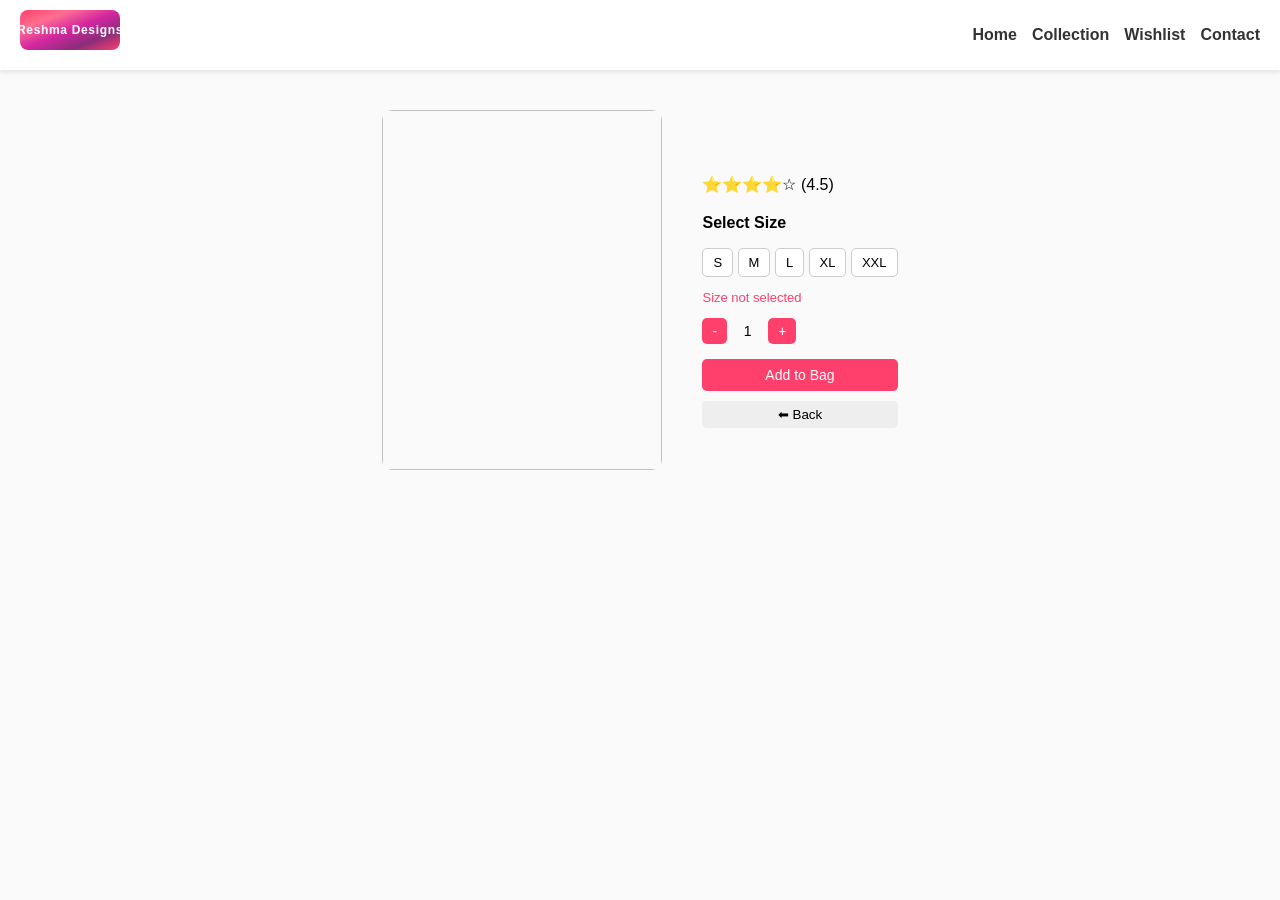
<file: pages/product.html>
<!DOCTYPE html>
<html lang="en">
<head>
<meta charset="UTF-8">
<meta name="viewport" content="width=device-width, initial-scale=1.0">
<title>Product Details</title>

<style>

/* BODY */
body{
margin:0;
font-family:Arial;
background:#fafafa;
}

/* NAV */
nav{
display:flex;
justify-content:space-between;
padding:10px 20px;
background:#fff;
box-shadow:0 2px 5px rgba(0,0,0,0.1);
}

.logo img{height:40px;}

ul{display:flex;gap:15px;list-style:none;}
ul a{text-decoration:none;color:#333;font-weight:bold;}

/* PRODUCT BOX */
.container{
display:flex;
justify-content:center;
align-items:center;
gap:40px;
padding:40px;
flex-wrap:wrap;
}

/* IMAGE */
.image-box img{
width:280px;
height:360px;
object-fit:cover;
border-radius:10px;
}

/* DETAILS */
.details{
max-width:320px;
}

/* PRICE */
.price{
color:#ff3f6c;
font-size:20px;
font-weight:bold;
}

/* SIZE BUTTON */
.size-btn{
padding:6px 10px;
border:1px solid #ccc;
background:white;
cursor:pointer;
border-radius:5px;
font-size:13px;
}

.size-btn:hover{
border-color:#ff3f6c;
}

/* QTY */
.qty-box{
display:flex;
align-items:center;
gap:8px;
margin-top:10px;
}

.qty-box button{
padding:5px 10px;
font-size:14px;
background:#ff3f6c;
color:white;
border:none;
border-radius:5px;
cursor:pointer;
}

.qty-box span{
font-size:14px;
min-width:25px;
text-align:center;
}

/* ADD BUTTON */
.add-btn{
width:100%;
padding:8px;
margin-top:15px;
background:#ff3f6c;
color:white;
border:none;
border-radius:5px;
font-size:14px;
cursor:pointer;
}

/* BACK */
.back-btn{
margin-top:10px;
padding:6px;
width:100%;
background:#eee;
border:none;
border-radius:5px;
cursor:pointer;
}

</style>
</head>

<body>

<!-- NAV -->
<nav>
<div class="logo">
<img src="../assets/branding/logo.svg">
</div>

<ul>
<li><a href="../index.html">Home</a></li>
<li><a href="collection.html">Collection</a></li>
<li><a href="wishlist.html">Wishlist</a></li>
<li><a href="contact.html">Contact</a></li>
</ul>
</nav>

<!-- PRODUCT -->
<div class="container">

<div class="image-box">
<img id="img">
</div>

<div class="details">

<h2 id="name"></h2>
<p>⭐⭐⭐⭐☆ (4.5)</p>
<p class="price" id="price"></p>

<!-- SIZE -->
<div>
<p><b>Select Size</b></p>
<button class="size-btn" onclick="selectSize('S')">S</button>
<button class="size-btn" onclick="selectSize('M')">M</button>
<button class="size-btn" onclick="selectSize('L')">L</button>
<button class="size-btn" onclick="selectSize('XL')">XL</button>
<button class="size-btn" onclick="selectSize('XXL')">XXL</button>
</div>

<p id="sizeText" style="color:#ff3f6c;font-size:13px;">Size not selected</p>

<!-- QTY -->
<div class="qty-box">
<button onclick="dec()">-</button>
<span id="qty">1</span>
<button onclick="inc()">+</button>
</div>

<!-- BUTTON -->
<button class="add-btn" onclick="add()">Add to Bag</button>
<button class="back-btn" onclick="goBack()">⬅ Back</button>

</div>

</div>

<script>

let product = JSON.parse(localStorage.getItem("product"));
let qty = 1;
let size = null;

/* LOAD */
if(product){

document.getElementById("name").innerText = product.name;
document.getElementById("price").innerText = "₹"+product.price;

/* IMAGE FIX */
let path = product.image;

if(!path.includes("../")){
path = "../" + path;
}

document.getElementById("img").src = path;

document.getElementById("img").onerror = function(){
this.src="../assets/products/default.jpg";
};

}

/* SIZE */
function selectSize(s){
size = s;
document.getElementById("sizeText").innerText = "Selected: "+s;
}

/* QTY */
function inc(){
qty++;
document.getElementById("qty").innerText = qty;
}

function dec(){
if(qty>1){
qty--;
document.getElementById("qty").innerText = qty;
}
}

/* ADD */
function add(){

if(!size){
alert("Select size");
return;
}

let cart = JSON.parse(localStorage.getItem("cart")) || [];

cart.push({
name:product.name,
price:product.price,
image:product.image,
size:size,
quantity:qty
});

localStorage.setItem("cart", JSON.stringify(cart));

alert("Added to cart");

}

/* BACK */
function goBack(){
window.history.back();
}

</script>

</body>
</html>
</file>
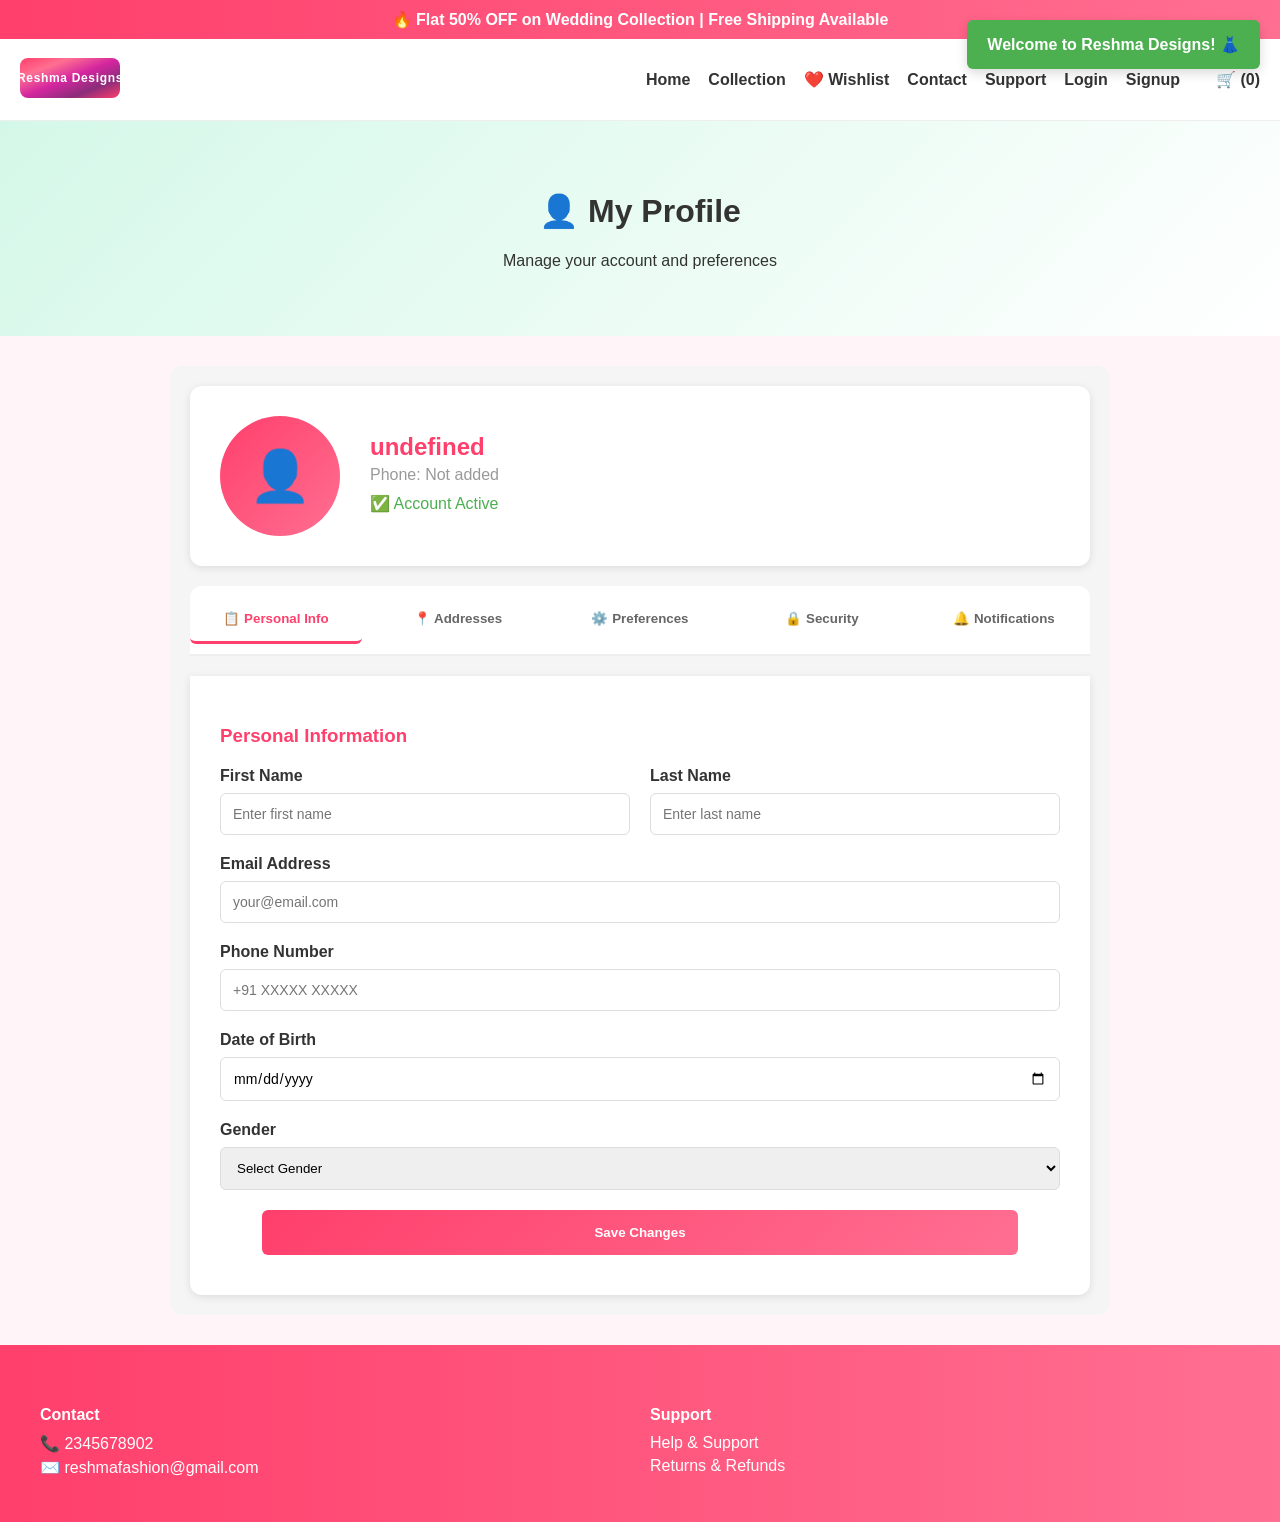
<file: pages/profile.html>
<!DOCTYPE html>
<html lang="en">
<head>
    <meta charset="UTF-8">
    <meta name="viewport" content="width=device-width, initial-scale=1.0">
    <title>My Profile - Reshma Designers</title>
    <link rel="stylesheet" href="../css/style.css">
    <style>
        .profile-container {
            max-width: 900px;
            margin: 30px auto;
            padding: 20px;
            background: #f5f5f5;
            border-radius: 12px;
        }
        
        .profile-header {
            display: flex;
            align-items: center;
            Background: white;
            padding: 30px;
            border-radius: 12px;
            margin-bottom: 20px;
            box-shadow: 0 2px 8px rgba(0,0,0,0.1);
        }
        
        .profile-avatar {
            width: 120px;
            height: 120px;
            border-radius: 50%;
            background: linear-gradient(135deg, #ff3f6c, #ff6f91);
            display: flex;
            align-items: center;
            justify-content: center;
            font-size: 50px;
            margin-right: 30px;
            color: white;
        }
        
        .profile-info h2 {
            margin: 0;
            color: #ff3f6c;
        }
        
        .profile-info p {
            margin: 5px 0;
            color: #666;
        }
        
        .profile-tabs {
            display: flex;
            gap: 10px;
            margin-bottom: 20px;
            border-bottom: 2px solid #eee;
            background: white;
            border-radius: 12px 12px 0 0;
            padding: 0;
        }
        
        .profile-tabs button {
            flex: 1;
            padding: 15px;
            background: none;
            border: none;
            cursor: pointer;
            font-weight: 600;
            color: #666;
            border-bottom: 3px solid transparent;
            transition: 0.3s;
        }
        
        .profile-tabs button:hover,
        .profile-tabs button.active {
            color: #ff3f6c;
            border-bottom-color: #ff3f6c;
        }
        
        .tab-content {
            display: none;
            background: white;
            padding: 30px;
            border-radius: 0 0 12px 12px;
            box-shadow: 0 2px 8px rgba(0,0,0,0.1);
        }
        
        .tab-content.active {
            display: block;
        }
        
        .form-group {
            margin-bottom: 20px;
        }
        
        .form-group label {
            display: block;
            margin-bottom: 8px;
            font-weight: 600;
            color: #333;
        }
        
        .form-group input,
        .form-group select,
        .form-group textarea {
            width: 100%;
            padding: 12px;
            border: 1px solid #ddd;
            border-radius: 6px;
            font-family: 'Poppins', sans-serif;
            box-sizing: border-box;
        }
        
        .form-group input:focus,
        .form-group select:focus,
        .form-group textarea:focus {
            outline: none;
            border-color: #ff3f6c;
            box-shadow: 0 0 5px rgba(255, 63, 108, 0.3);
        }
        
        .form-row {
            display: grid;
            grid-template-columns: 1fr 1fr;
            gap: 20px;
        }
        
        .settings-option {
            display: flex;
            align-items: center;
            justify-content: space-between;
            padding: 15px;
            background: #f9f9f9;
            border-radius: 8px;
            margin-bottom: 10px;
        }
        
        .settings-option label {
            margin: 0;
            cursor: pointer;
            flex: 1;
        }
        
        .toggle-switch {
            position: relative;
            display: inline-block;
            width: 50px;
            height: 27px;
        }
        
        .toggle-switch input {
            opacity: 0;
            width: 0;
            height: 0;
        }
        
        .slider {
            position: absolute;
            cursor: pointer;
            top: 0;
            left: 0;
            right: 0;
            bottom: 0;
            background-color: #ccc;
            transition: 0.3s;
            border-radius: 27px;
        }
        
        .slider:before {
            position: absolute;
            content: "";
            height: 21px;
            width: 21px;
            left: 3px;
            bottom: 3px;
            background-color: white;
            transition: 0.3s;
            border-radius: 50%;
        }
        
        input:checked + .slider {
            background-color: #ff3f6c;
        }
        
        input:checked + .slider:before {
            transform: translateX(23px);
        }
        
        .save-btn {
            padding: 15px 40px;
            background: linear-gradient(135deg, #ff3f6c, #ff6f91);
            color: white;
            border: none;
            border-radius: 6px;
            font-weight: 600;
            cursor: pointer;
            margin-top: 20px;
            transition: 0.3s;
        }
        
        .save-btn:hover {
            transform: scale(1.05);
        }
        
        .address-card {
            background: #f9f9f9;
            padding: 15px;
            border-radius: 8px;
            margin-bottom: 15px;
            border-left: 4px solid #ff3f6c;
            position: relative;
        }
        
        .address-card button {
            position: absolute;
            top: 10px;
            right: 10px;
            background: #d9534f;
            color: white;
            border: none;
            padding: 5px 10px;
            border-radius: 4px;
            cursor: pointer;
            font-size: 12px;
        }
        
        .preference-section {
            margin-bottom: 20px;
            padding-bottom: 20px;
            border-bottom: 1px solid #eee;
        }
        
        .preference-section h3 {
            color: #ff3f6c;
            margin-bottom: 15px;
        }
        
        @media (max-width: 768px) {
            .profile-header {
                flex-direction: column;
                text-align: center;
            }
            
            .profile-avatar {
                margin-right: 0;
                margin-bottom: 15px;
            }
            
            .form-row {
                grid-template-columns: 1fr;
            }
            
            .profile-tabs {
                flex-direction: column;
            }
        }
    </style>
</head>

<body>

<!-- Top Bar -->
<div class="top-bar">
🔥 Flat 50% OFF on Wedding Collection | Free Shipping Available
</div>

<!-- Navbar -->
<nav>
    <div class="logo">
        <img src="../assets/branding/logo.svg" alt="Reshma Designers">
    </div>
    <div class="menu-icon" onclick="toggleMenu()">☰</div>
    <ul id="navMenu">
        <li><a href="../index.html">Home</a></li>
        <li><a href="collection.html">Collection</a></li>
        <li><a href="wishlist.html">❤️ Wishlist</a></li>
        <li><a href="contact.html">Contact</a></li>
        <li><a href="support.html">Support</a></li>
        <li id="userGreeting" style="color: #ff3f6c; font-weight: bold; display: none;"></li>
        <li><a href="login.html" id="loginLink">Login</a></li>
        <li><a href="signup.html" id="signupLink">Signup</a></li>
        <li><a href="#" onclick="logout()" id="logoutLink" style="display: none;">Logout</a></li>
        <li><a href="#" onclick="openCart()">🛒 (<span id="cartCount">0</span>)</a></li>
    </ul>
</nav>

<!-- Header -->
<header>
    <h1>👤 My Profile</h1>
    <p>Manage your account and preferences</p>
</header>

<!-- Profile Container -->
<div class="profile-container">
    <!-- Profile Header -->
    <div class="profile-header">
        <div class="profile-avatar" id="userAvatar">👤</div>
        <div class="profile-info">
            <h2 id="profileName">User Name</h2>
            <p id="profileEmail">user@example.com</p>
            <p id="profilePhone" style="color:#999;">Phone: Not added</p>
            <p style="color:#4CAF50; margin-top:10px;">✅ Account Active</p>
        </div>
    </div>

    <!-- Tab Navigation -->
    <div class="profile-tabs">
        <button class="tab-btn active" onclick="switchTab('personal')">📋 Personal Info</button>
        <button class="tab-btn" onclick="switchTab('address')">📍 Addresses</button>
        <button class="tab-btn" onclick="switchTab('preferences')">⚙️ Preferences</button>
        <button class="tab-btn" onclick="switchTab('security')">🔒 Security</button>
        <button class="tab-btn" onclick="switchTab('notifications')">🔔 Notifications</button>
    </div>

    <!-- PERSONAL INFO TAB -->
    <div id="personal" class="tab-content active">
        <h3 style="color:#ff3f6c; margin-bottom:20px;">Personal Information</h3>
        
        <form onsubmit="savePersonalInfo(event)">
            <div class="form-row">
                <div class="form-group">
                    <label>First Name</label>
                    <input type="text" id="firstName" placeholder="Enter first name" required>
                </div>
                <div class="form-group">
                    <label>Last Name</label>
                    <input type="text" id="lastName" placeholder="Enter last name" required>
                </div>
            </div>

            <div class="form-group">
                <label>Email Address</label>
                <input type="email" id="personEmail" placeholder="your@email.com" required>
            </div>

            <div class="form-group">
                <label>Phone Number</label>
                <input type="tel" id="personPhone" placeholder="+91 XXXXX XXXXX" required>
            </div>

            <div class="form-group">
                <label>Date of Birth</label>
                <input type="date" id="dob">
            </div>

            <div class="form-group">
                <label>Gender</label>
                <select id="gender">
                    <option value="">Select Gender</option>
                    <option value="male">Male</option>
                    <option value="female">Female</option>
                    <option value="other">Other</option>
                </select>
            </div>

            <button type="submit" class="save-btn">Save Changes</button>
        </form>
    </div>

    <!-- ADDRESS TAB -->
    <div id="address" class="tab-content">
        <h3 style="color:#ff3f6c; margin-bottom:20px;">Saved Addresses</h3>
        
        <div id="addressList" style="margin-bottom:30px;"></div>

        <h3 style="color:#ff3f6c; margin-bottom:20px; margin-top:30px;">Add New Address</h3>
        
        <form onsubmit="addNewAddress(event)">
            <div class="form-group">
                <label>Address Type</label>
                <select id="addressType" required>
                    <option value="">Select Type</option>
                    <option value="home">Home</option>
                    <option value="work">Work</option>
                    <option value="other">Other</option>
                </select>
            </div>

            <div class="form-group">
                <label>Full Address</label>
                <textarea id="fullAddress" placeholder="Enter your full address" rows="3" required></textarea>
            </div>

            <div class="form-row">
                <div class="form-group">
                    <label>City</label>
                    <input type="text" id="addressCity" placeholder="City" required>
                </div>
                <div class="form-group">
                    <label>Pincode</label>
                    <input type="text" id="addressPincode" placeholder="Pincode" required>
                </div>
            </div>

            <div class="form-group">
                <label>Phone</label>
                <input type="tel" id="addressPhone" placeholder="Phone number" required>
            </div>

            <button type="submit" class="save-btn">Add Address</button>
        </form>
    </div>

    <!-- PREFERENCES TAB -->
    <div id="preferences" class="tab-content">
        <h3 style="color:#ff3f6c; margin-bottom:20px;">Shopping Preferences</h3>
        
        <div class="preference-section">
            <h3>Favorite Categories</h3>
            <div style="display:grid; grid-template-columns: 1fr 1fr; gap:10px;">
                <label><input type="checkbox" value="party" class="category-pref"> Party Wear</label>
                <label><input type="checkbox" value="wedding" class="category-pref"> Wedding</label>
                <label><input type="checkbox" value="formal" class="category-pref"> Formal</label>
                <label><input type="checkbox" value="kids" class="category-pref"> Kids Wear</label>
                <label><input type="checkbox" value="jewelry" class="category-pref"> Jewelry</label>
                <label><input type="checkbox" value="western" class="category-pref"> Western</label>
            </div>
        </div>

        <div class="preference-section">
            <h3>Size Preferences</h3>
            <div class="form-group">
                <label>Default Size</label>
                <select id="defaultSize">
                    <option value="">Select Size</option>
                    <option value="XS">XS</option>
                    <option value="S">S</option>
                    <option value="M">M</option>
                    <option value="L">L</option>
                    <option value="XL">XL</option>
                    <option value="XXL">XXL</option>
                </select>
            </div>
        </div>

        <div class="preference-section">
            <h3>Price Range (₹)</h3>
            <div class="form-row">
                <div class="form-group">
                    <label>Minimum</label>
                    <input type="number" id="priceMin" placeholder="0" min="0">
                </div>
                <div class="form-group">
                    <label>Maximum</label>
                    <input type="number" id="priceMax" placeholder="50000" min="0">
                </div>
            </div>
        </div>

        <button class="save-btn" onclick="savePreferences()">Save Preferences</button>
    </div>

    <!-- SECURITY TAB -->
    <div id="security" class="tab-content">
        <h3 style="color:#ff3f6c; margin-bottom:20px;">Security Settings</h3>
        
        <form onsubmit="changePassword(event)">
            <div class="form-group">
                <label>Current Password</label>
                <input type="password" id="currentPassword" placeholder="Enter current password" required>
            </div>

            <div class="form-group">
                <label>New Password</label>
                <input type="password" id="newPassword" placeholder="Enter new password" required>
            </div>

            <div class="form-group">
                <label>Confirm Password</label>
                <input type="password" id="confirmPassword" placeholder="Confirm new password" required>
            </div>

            <button type="submit" class="save-btn">Change Password</button>
        </form>

        <h3 style="color:#ff3f6c; margin-top:30px; margin-bottom:20px;">Two-Factor Authentication</h3>
        
        <div class="settings-option">
            <label>Enable 2FA (SMS)</label>
            <label class="toggle-switch">
                <input type="checkbox" id="enable2FA">
                <span class="slider"></span>
            </label>
        </div>

        <h3 style="color:#ff3f6c; margin-top:30px; margin-bottom:20px;">Account Actions</h3>
        
        <div style="display:grid; gap:10px;">
            <button onclick="downloadData()" style="padding:12px; background:#4CAF50; color:white; border:none; border-radius:6px; cursor:pointer; font-weight:bold;">📥 Download My Data</button>
            <button onclick="deleteAccount()" style="padding:12px; background:#d9534f; color:white; border:none; border-radius:6px; cursor:pointer; font-weight:bold;">🗑️ Delete Account</button>
        </div>
    </div>

    <!-- NOTIFICATIONS TAB -->
    <div id="notifications" class="tab-content">
        <h3 style="color:#ff3f6c; margin-bottom:20px;">Notification Preferences</h3>
        
        <div class="settings-option">
            <label>Order Updates (Email)</label>
            <label class="toggle-switch">
                <input type="checkbox" class="notif-pref" id="orderEmail" checked>
                <span class="slider"></span>
            </label>
        </div>

        <div class="settings-option">
            <label>Promotional Emails</label>
            <label class="toggle-switch">
                <input type="checkbox" class="notif-pref" id="promoEmail" checked>
                <span class="slider"></span>
            </label>
        </div>

        <div class="settings-option">
            <label>Wishlist Alerts</label>
            <label class="toggle-switch">
                <input type="checkbox" class="notif-pref" id="wishlistAlert" checked>
                <span class="slider"></span>
            </label>
        </div>

        <div class="settings-option">
            <label>New Arrivals</label>
            <label class="toggle-switch">
                <input type="checkbox" class="notif-pref" id="newArrivals" checked>
                <span class="slider"></span>
            </label>
        </div>

        <div class="settings-option">
            <label>Price Drops</label>
            <label class="toggle-switch">
                <input type="checkbox" class="notif-pref" id="priceDrops" checked>
                <span class="slider"></span>
            </label>
        </div>

        <div class="settings-option">
            <label>SMS Notifications</label>
            <label class="toggle-switch">
                <input type="checkbox" class="notif-pref" id="smsNotif">
                <span class="slider"></span>
            </label>
        </div>

        <button class="save-btn" onclick="saveNotificationPrefs()">Save Preferences</button>
    </div>
</div>

<!-- Footer -->
<footer class="site-footer">
    <div class="footer-column">
        <h4>Contact</h4>
        <p>📞 2345678902</p>
        <p>✉️ reshmafashion@gmail.com</p>
    </div>
    <div class="footer-column">
        <h4>Support</h4>
        <p>Help & Support</p>
        <p>Returns & Refunds</p>
    </div>
</footer>

<script src="../js/script.js"></script>
<script>
// Load profile on page load
document.addEventListener("DOMContentLoaded", function() {
    showLoading();
    updateCartCount();
    updateNavbarUser();
    loadProfileData();
    loadAddresses();
});

window.addEventListener("load", function() {
    hideLoading();
    updateWishlistUI();
});

function switchTab(tabName) {
    // Hide all tabs
    document.querySelectorAll(".tab-content").forEach(tab => {
        tab.classList.remove("active");
    });
    
    // Remove active from all buttons
    document.querySelectorAll(".tab-btn").forEach(btn => {
        btn.classList.remove("active");
    });
    
    // Show selected tab
    document.getElementById(tabName).classList.add("active");
    event.target.classList.add("active");
}

function loadProfileData() {
    const userEmail = localStorage.getItem("userEmail");
    const username = localStorage.getItem("userUsername");
    const profileData = JSON.parse(localStorage.getItem("profileData")) || {};
    
    // Set header info
    document.getElementById("profileName").innerText = username || userEmail?.split("@")[0];
    document.getElementById("profileEmail").innerText = userEmail;
    
    // Load personal info
    document.getElementById("firstName").value = profileData.firstName || "";
    document.getElementById("lastName").value = profileData.lastName || "";
    document.getElementById("personEmail").value = profileData.email || userEmail;
    document.getElementById("personPhone").value = profileData.phone || "";
    document.getElementById("dob").value = profileData.dob || "";
    document.getElementById("gender").value = profileData.gender || "";
    
    // Update avatar if available
    if(profileData.firstName) {
        const initials = (profileData.firstName[0] + (profileData.lastName?.[0] || "")).toUpperCase();
        document.getElementById("userAvatar").innerText = initials;
    }
}

function savePersonalInfo(event) {
    event.preventDefault();
    
    let profileData = JSON.parse(localStorage.getItem("profileData")) || {};
    
    profileData.firstName = document.getElementById("firstName").value;
    profileData.lastName = document.getElementById("lastName").value;
    profileData.email = document.getElementById("personEmail").value;
    profileData.phone = document.getElementById("personPhone").value;
    profileData.dob = document.getElementById("dob").value;
    profileData.gender = document.getElementById("gender").value;
    
    localStorage.setItem("profileData", JSON.stringify(profileData));
    
    // Update navbar user
    localStorage.setItem("userUsername", profileData.firstName + " " + profileData.lastName);
    updateNavbarUser();
    
    showNotification("✅ Personal information saved!");
    loadProfileData();
}

function loadAddresses() {
    const addresses = JSON.parse(localStorage.getItem("savedAddresses")) || [];
    const addressList = document.getElementById("addressList");
    
    if(addresses.length === 0) {
        addressList.innerHTML = "<p style='color:#999;'>No addresses saved yet</p>";
        return;
    }
    
    addressList.innerHTML = addresses.map((addr, idx) => `
        <div class="address-card">
            <button onclick="deleteAddress(${idx})">Delete</button>
            <h4 style="margin-top:0; text-transform:uppercase; color:#ff3f6c;">🏠 ${addr.type}</h4>
            <p><strong>${addr.fullAddress}</strong></p>
            <p>📍 ${addr.city}, ${addr.pincode}</p>
            <p>📞 ${addr.phone}</p>
        </div>
    `).join("");
}

function addNewAddress(event) {
    event.preventDefault();
    
    let addresses = JSON.parse(localStorage.getItem("savedAddresses")) || [];
    
    addresses.push({
        type: document.getElementById("addressType").value,
        fullAddress: document.getElementById("fullAddress").value,
        city: document.getElementById("addressCity").value,
        pincode: document.getElementById("addressPincode").value,
        phone: document.getElementById("addressPhone").value
    });
    
    localStorage.setItem("savedAddresses", JSON.stringify(addresses));
    
    // Reset form
    event.target.reset();
    
    showNotification("✅ Address added successfully!");
    loadAddresses();
}

function deleteAddress(index) {
    if(confirm("Delete this address?")) {
        let addresses = JSON.parse(localStorage.getItem("savedAddresses")) || [];
        addresses.splice(index, 1);
        localStorage.setItem("savedAddresses", JSON.stringify(addresses));
        loadAddresses();
        showNotification("Address deleted!");
    }
}

function savePreferences() {
    let preferences = {
        categories: Array.from(document.querySelectorAll(".category-pref:checked")).map(cb => cb.value),
        defaultSize: document.getElementById("defaultSize").value,
        priceMin: document.getElementById("priceMin").value,
        priceMax: document.getElementById("priceMax").value
    };
    
    localStorage.setItem("shoppingPreferences", JSON.stringify(preferences));
    showNotification("✅ Preferences saved!");
}

function changePassword(event) {
    event.preventDefault();
    
    const newPass = document.getElementById("newPassword").value;
    const confirmPass = document.getElementById("confirmPassword").value;
    
    if(newPass !== confirmPass) {
        alert("Passwords don't match!");
        return;
    }
    
    if(newPass.length < 6) {
        alert("Password must be at least 6 characters!");
        return;
    }
    
    // Save new password (in real app, this would be server-side)
    let users = JSON.parse(localStorage.getItem("users")) || [];
    const emailData = localStorage.getItem("userEmail");
    const user = users.find(u => u.email === emailData);
    
    if(user) {
        user.password = newPass;
        localStorage.setItem("users", JSON.stringify(users));
        showNotification("✅ Password changed successfully!");
        event.target.reset();
    }
}

function downloadData() {
    const userData = {
        profile: JSON.parse(localStorage.getItem("profileData")) || {},
        orders: JSON.parse(localStorage.getItem("orders")) || [],
        wishlist: JSON.parse(localStorage.getItem("wishlist")) || [],
        addresses: JSON.parse(localStorage.getItem("savedAddresses")) || [],
        preferences: JSON.parse(localStorage.getItem("shoppingPreferences")) || {}
    };
    
    const dataStr = JSON.stringify(userData, null, 2);
    const dataBlob = new Blob([dataStr], {type: 'application/json'});
    const url = URL.createObjectURL(dataBlob);
    const link = document.createElement('a');
    link.href = url;
    link.download = 'my-data.json';
    link.click();
    
    showNotification("📥 Data downloaded!");
}

function deleteAccount() {
    if(confirm("Are you sure? This action cannot be undone.")) {
        const password = prompt("Enter your password to confirm:");
        if(password) {
            localStorage.removeItem("userLoggedIn");
            localStorage.removeItem("userEmail");
            localStorage.removeItem("userUsername");
            localStorage.removeItem("profileData");
            
            showNotification("Account deleted");
            setTimeout(() => window.location.href = "../index.html", 2000);
        }
    }
}

function saveNotificationPrefs() {
    let notifPrefs = {
        orderEmail: document.getElementById("orderEmail").checked,
        promoEmail: document.getElementById("promoEmail").checked,
        wishlistAlert: document.getElementById("wishlistAlert").checked,
        newArrivals: document.getElementById("newArrivals").checked,
        priceDrops: document.getElementById("priceDrops").checked,
        smsNotif: document.getElementById("smsNotif").checked
    };
    
    localStorage.setItem("notificationPrefs", JSON.stringify(notifPrefs));
    showNotification("✅ Notification preferences saved!");
}
</script>

</body>
</html>
</file>
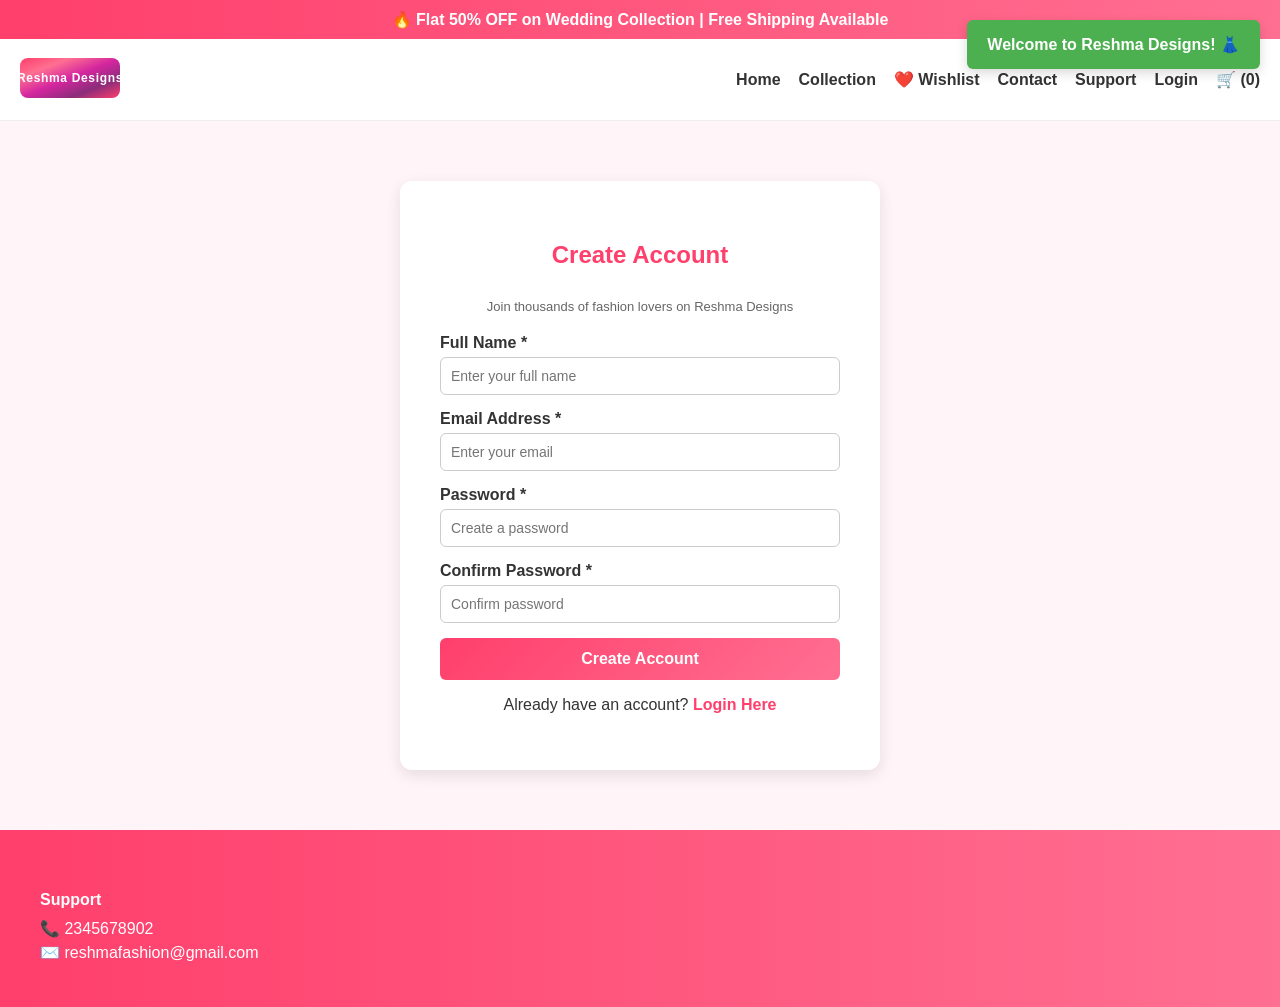
<file: pages/signup.html>
<!DOCTYPE html>
<html lang="en">
<head>
    <meta charset="UTF-8">
    <meta name="viewport" content="width=device-width, initial-scale=1.0">
    <title>Signup - Reshma Designs</title>
    <link rel="stylesheet" href="../css/style.css">
    <style>
        .signup-container {
            max-width: 400px;
            margin: 60px auto;
            padding: 40px;
            background: white;
            border-radius: 12px;
            box-shadow: 0 5px 15px rgba(0,0,0,0.1);
        }
        .signup-container h2 {
            text-align: center;
            color: #ff3f6c;
            margin-bottom: 30px;
        }
        .form-group {
            margin-bottom: 15px;
        }
        .form-group label {
            display: block;
            margin-bottom: 5px;
            font-weight: 600;
        }
        .form-group input {
            width: 100%;
            padding: 10px;
            border: 1px solid #ccc;
            border-radius: 6px;
            box-sizing: border-box;
        }
        .signup-btn {
            width: 100%;
            background: linear-gradient(135deg, #ff3f6c, #ff6f91);
            color: white;
            padding: 12px;
            border: none;
            border-radius: 6px;
            cursor: pointer;
            font-weight: 600;
            font-size: 16px;
        }
        .signup-btn:hover {
            opacity: 0.9;
        }
        .login-link {
            text-align: center;
            margin-top: 15px;
        }
        .login-link a {
            color: #ff3f6c;
            text-decoration: none;
            font-weight: 600;
        }
    </style>
</head>
<body>

<!-- Top Bar -->
<div class="top-bar">
    🔥 Flat 50% OFF on Wedding Collection | Free Shipping Available
</div>

<!-- Navbar -->
<nav>
    <div class="logo">
        <img src="../assets/branding/logo.svg" alt="Reshma Designs">
    </div>
    <div class="menu-icon" onclick="toggleMenu()">☰</div>
    <ul id="navMenu">
        <li><a href="../index.html">Home</a></li>
        <li><a href="collection.html">Collection</a></li>
        <li><a href="wishlist.html">❤️ Wishlist</a></li>
        <li><a href="contact.html">Contact</a></li>
        <li><a href="support.html">Support</a></li>
        <li id="userGreeting" style="color: #ff3f6c; font-weight: bold; display: none;"></li>
        <li><a href="login.html" id="loginLink">Login</a></li>
        <li><a href="#" onclick="openCart()">🛒 (<span id="cartCount">0</span>)</a></li>
    </ul>
</nav>

<!-- SIGNUP FORM -->
<div class="signup-container">
    <h2>Create Account</h2>
    <p style="text-align:center; font-size:13px; color:#666; margin-bottom:20px;">Join thousands of fashion lovers on Reshma Designs</p>

    <form onsubmit="signupUser(event)">
        
        <div class="form-group">
            <label>Full Name *</label>
            <input type="text" id="signupUsername" placeholder="Enter your full name" required>
        </div>

        <div class="form-group">
            <label>Email Address *</label>
            <input type="email" id="signupEmail" placeholder="Enter your email" required>
        </div>

        <div class="form-group">
            <label>Password *</label>
            <input type="password" id="signupPassword" placeholder="Create a password" required>
        </div>

        <div class="form-group">
            <label>Confirm Password *</label>
            <input type="password" id="confirmPassword" placeholder="Confirm password" required>
        </div>

        <button type="submit" class="signup-btn">Create Account</button>

    </form>

    <div class="login-link">
        <p>Already have an account? <a href="login.html">Login Here</a></p>
    </div>
</div>

<footer class="site-footer">
    <div class="footer-column">
        <h4>Support</h4>
        <p>📞 2345678902</p>
        <p>✉️ reshmafashion@gmail.com</p>
    </div>
</footer>

<script src="../js/script.js"></script>

<script>
// Initialize page
document.addEventListener("DOMContentLoaded", function() {
    showLoading();
    updateCartCount();
});

window.addEventListener("load", function() {
    hideLoading();
});
</script>

</body>
</html>
</file>
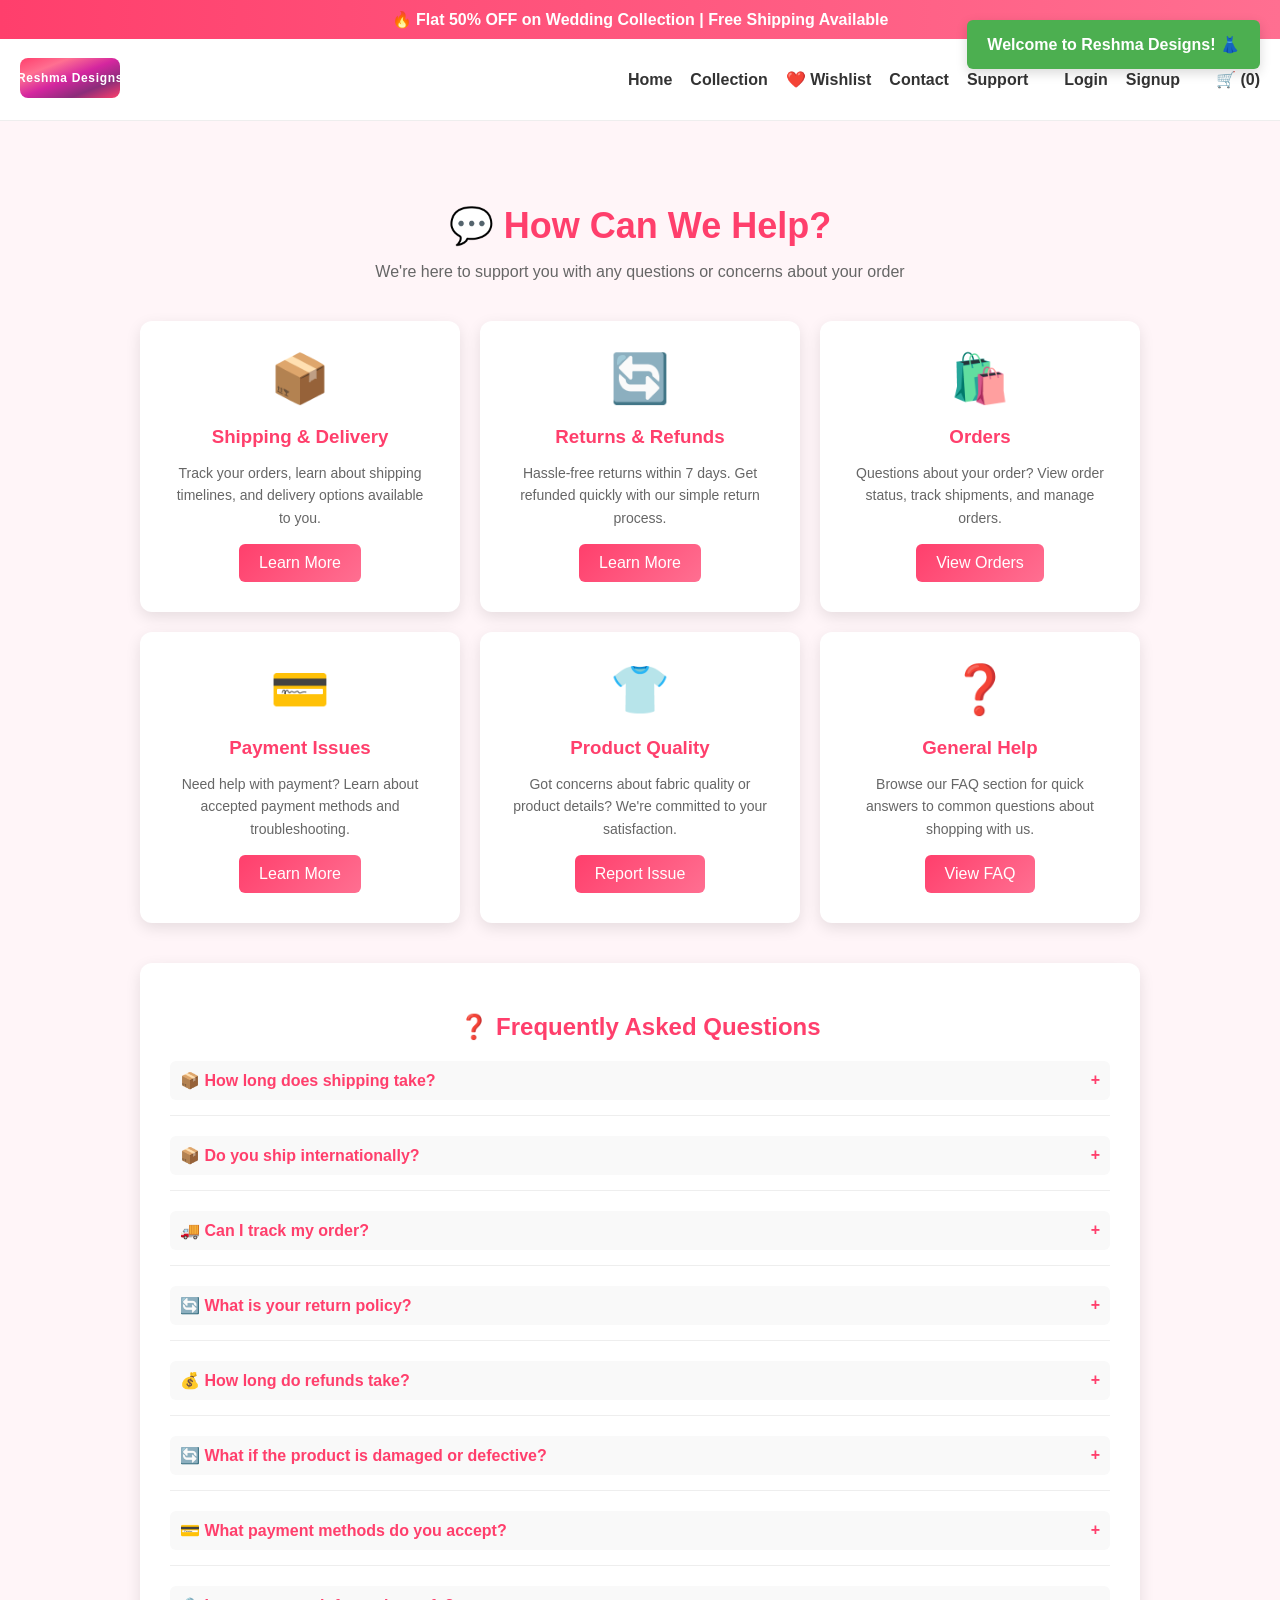
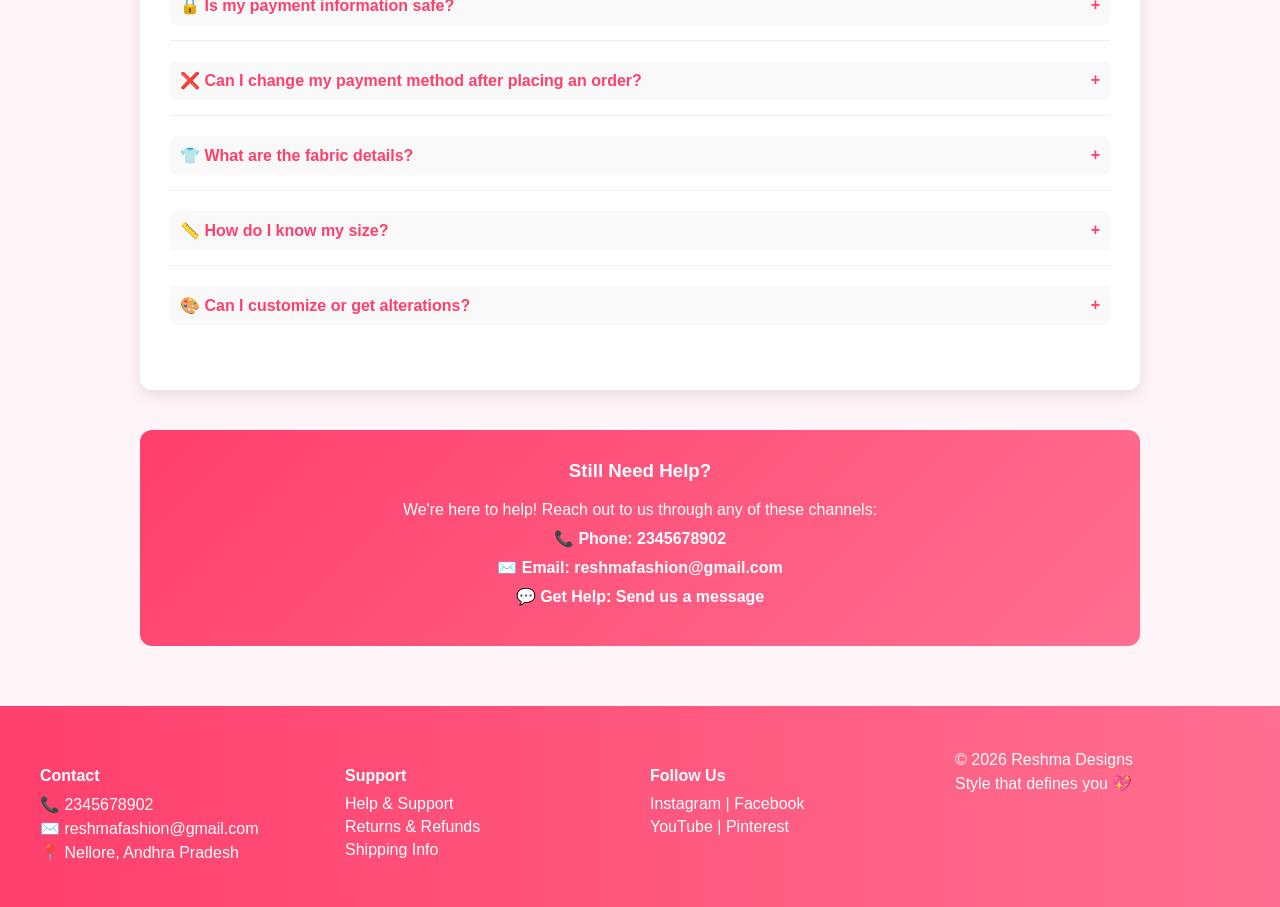
<file: pages/support.html>
<!DOCTYPE html>
<html lang="en">
<head>
    <meta charset="UTF-8">
    <meta name="viewport" content="width=device-width, initial-scale=1.0">
    <title>Support - Reshma Designs</title>
    <link rel="stylesheet" href="../css/style.css">
    <style>
        .support-container {
            max-width: 1000px;
            margin: 40px auto;
            padding: 20px;
        }
        
        .support-header {
            text-align: center;
            margin-bottom: 40px;
        }
        
        .support-header h1 {
            color: #ff3f6c;
            font-size: 36px;
            margin-bottom: 10px;
        }
        
        .support-header p {
            color: #666;
            font-size: 16px;
            margin-bottom: 20px;
        }
        
        .support-grid {
            display: grid;
            grid-template-columns: repeat(auto-fit, minmax(250px, 1fr));
            gap: 20px;
            margin-bottom: 40px;
        }
        
        .support-card {
            background: white;
            padding: 30px;
            border-radius: 12px;
            box-shadow: 0 5px 15px rgba(0,0,0,0.1);
            text-align: center;
            transition: all 0.3s;
        }
        
        .support-card:hover {
            transform: translateY(-5px);
            box-shadow: 0 10px 25px rgba(0,0,0,0.15);
        }
        
        .support-card .icon {
            font-size: 48px;
            margin-bottom: 15px;
        }
        
        .support-card h3 {
            color: #ff3f6c;
            margin-bottom: 10px;
        }
        
        .support-card p {
            color: #666;
            font-size: 14px;
            line-height: 1.6;
            margin-bottom: 15px;
        }
        
        .support-card a {
            color: white;
            background: linear-gradient(135deg, #ff3f6c, #ff6f91);
            padding: 10px 20px;
            border-radius: 6px;
            text-decoration: none;
            display: inline-block;
            transition: all 0.3s;
        }
        
        .support-card a:hover {
            transform: scale(1.05);
        }
        
        .faq-section {
            background: white;
            padding: 30px;
            border-radius: 12px;
            box-shadow: 0 5px 15px rgba(0,0,0,0.1);
        }
        
        .faq-section h2 {
            color: #ff3f6c;
            margin-bottom: 20px;
            text-align: center;
        }
        
        .faq-item {
            margin-bottom: 20px;
            border-bottom: 1px solid #eee;
            padding-bottom: 15px;
        }
        
        .faq-item:last-child {
            border-bottom: none;
        }
        
        .faq-question {
            color: #ff3f6c;
            font-weight: 600;
            cursor: pointer;
            display: flex;
            justify-content: space-between;
            align-items: center;
            padding: 10px;
            background: #f9f9f9;
            border-radius: 6px;
            transition: all 0.3s;
        }
        
        .faq-question:hover {
            background: #fff5f8;
        }
        
        .faq-answer {
            display: none;
            color: #666;
            margin-top: 10px;
            line-height: 1.8;
            padding: 0 10px;
        }
        
        .faq-answer.active {
            display: block;
        }
        
        .contact-info {
            background: linear-gradient(135deg, #ff3f6c, #ff6f91);
            color: white;
            padding: 30px;
            border-radius: 12px;
            margin-top: 40px;
            text-align: center;
        }
        
        .contact-info h3 {
            margin-top: 0;
        }
        
        .contact-info p {
            margin: 10px 0;
        }
        
        .contact-info a {
            color: white;
            text-decoration: none;
            font-weight: 600;
        }
    </style>
</head>

<body>

<!-- Top Bar -->
<div class="top-bar">
    🔥 Flat 50% OFF on Wedding Collection | Free Shipping Available
</div>

<!-- Navbar -->
<nav>
    <div class="logo">
        <img src="../assets/branding/logo.svg" alt="Reshma Designs">
    </div>

    <div class="menu-icon" onclick="toggleMenu()">☰</div>

    <ul id="navMenu">
        <li><a href="../index.html">Home</a></li>
        <li><a href="collection.html">Collection</a></li>
        <li><a href="wishlist.html">❤️ Wishlist</a></li>
        <li><a href="contact.html">Contact</a></li>
        <li><a href="support.html" class="active">Support</a></li>
        <li id="userGreeting" style="color: #ff3f6c; font-weight: bold; display: none;"></li>
        <li><a href="profile.html" id="profileLink" style="display: none;">👤 My Profile</a></li>
        <li><a href="login.html" id="loginLink">Login</a></li>
        <li><a href="signup.html" id="signupLink">Signup</a></li>
        <li><a href="#" onclick="logout()" id="logoutLink" style="display: none;">Logout</a></li>
        <li><a href="#" onclick="openCart()">🛒 (<span id="cartCount">0</span>)</a></li>
    </ul>

    <div class="menu-icon" onclick="toggleMenu()">☰</div>
</nav>

<!-- Support Header -->
<div class="support-container">
    <div class="support-header">
        <h1>💬 How Can We Help?</h1>
        <p>We're here to support you with any questions or concerns about your order</p>
    </div>

    <!-- Support Options -->
    <div class="support-grid">
        <div class="support-card">
            <div class="icon">📦</div>
            <h3>Shipping & Delivery</h3>
            <p>Track your orders, learn about shipping timelines, and delivery options available to you.</p>
            <a href="#shipping-faq" onclick="toggleFAQ('shipping')">Learn More</a>
        </div>

        <div class="support-card">
            <div class="icon">🔄</div>
            <h3>Returns & Refunds</h3>
            <p>Hassle-free returns within 7 days. Get refunded quickly with our simple return process.</p>
            <a href="#returns-faq" onclick="toggleFAQ('returns')">Learn More</a>
        </div>

        <div class="support-card">
            <div class="icon">🛍️</div>
            <h3>Orders</h3>
            <p>Questions about your order? View order status, track shipments, and manage orders.</p>
            <a href="order-history.html">View Orders</a>
        </div>

        <div class="support-card">
            <div class="icon">💳</div>
            <h3>Payment Issues</h3>
            <p>Need help with payment? Learn about accepted payment methods and troubleshooting.</p>
            <a href="#payment-faq" onclick="toggleFAQ('payment')">Learn More</a>
        </div>

        <div class="support-card">
            <div class="icon">👕</div>
            <h3>Product Quality</h3>
            <p>Got concerns about fabric quality or product details? We're committed to your satisfaction.</p>
            <a href="contact.html">Report Issue</a>
        </div>

        <div class="support-card">
            <div class="icon">❓</div>
            <h3>General Help</h3>
            <p>Browse our FAQ section for quick answers to common questions about shopping with us.</p>
            <a href="#faq">View FAQ</a>
        </div>
    </div>

    <!-- FAQ Section -->
    <div class="faq-section">
        <h2 id="faq">❓ Frequently Asked Questions</h2>

        <!-- Shipping FAQs -->
        <div class="faq-item" id="shipping-faq">
            <div class="faq-question" onclick="this.parentElement.querySelector('.faq-answer').classList.toggle('active')">
                📦 How long does shipping take?
                <span>+</span>
            </div>
            <div class="faq-answer">
                Standard shipping takes 3-5 business days within India. Express shipping options are available at checkout. Orders are processed within 24 hours of placement.
            </div>
        </div>

        <div class="faq-item">
            <div class="faq-question" onclick="this.parentElement.querySelector('.faq-answer').classList.toggle('active')">
                📦 Do you ship internationally?
                <span>+</span>
            </div>
            <div class="faq-answer">
                Currently, we only ship within India. International shipping will be available soon. Subscribe to our newsletter to get notified when it launches.
            </div>
        </div>

        <div class="faq-item">
            <div class="faq-question" onclick="this.parentElement.querySelector('.faq-answer').classList.toggle('active')">
                🚚 Can I track my order?
                <span>+</span>
            </div>
            <div class="faq-answer">
                Yes! Once your order ships, you'll receive a tracking link via email. You can also check the status in your Order History page on our website.
            </div>
        </div>

        <!-- Returns FAQs -->
        <div class="faq-item" id="returns-faq">
            <div class="faq-question" onclick="this.parentElement.querySelector('.faq-answer').classList.toggle('active')">
                🔄 What is your return policy?
                <span>+</span>
            </div>
            <div class="faq-answer">
                We offer easy returns within 7 days of delivery. Items must be unworn and in original condition. Free return pickup available in most areas.
            </div>
        </div>

        <div class="faq-item">
            <div class="faq-question" onclick="this.parentElement.querySelector('.faq-answer').classList.toggle('active')">
                💰 How long do refunds take?
                <span>+</span>
            </div>
            <div class="faq-answer">
                Once we receive and verify your return, refunds are processed within 5-7 business days. It may take an additional 2-3 business days for the amount to reflect in your account.
            </div>
        </div>

        <div class="faq-item">
            <div class="faq-question" onclick="this.parentElement.querySelector('.faq-answer').classList.toggle('active')">
                🔄 What if the product is damaged or defective?
                <span>+</span>
            </div>
            <div class="faq-answer">
                Contact us immediately with photos of the damage. We'll arrange a replacement or full refund at no cost. Damaged items can be picked up from your location.
            </div>
        </div>

        <!-- Payment FAQs -->
        <div class="faq-item" id="payment-faq">
            <div class="faq-question" onclick="this.parentElement.querySelector('.faq-answer').classList.toggle('active')">
                💳 What payment methods do you accept?
                <span>+</span>
            </div>
            <div class="faq-answer">
                We accept UPI, Credit/Debit Cards, and Cash on Delivery (COD). All payment methods are secure and encrypted for your safety.
            </div>
        </div>

        <div class="faq-item">
            <div class="faq-question" onclick="this.parentElement.querySelector('.faq-answer').classList.toggle('active')">
                🔒 Is my payment information safe?
                <span>+</span>
            </div>
            <div class="faq-answer">
                Yes, your payment information is completely safe. We use industry-standard encryption and secure payment gateways. Your details are never stored on our servers.
            </div>
        </div>

        <div class="faq-item">
            <div class="faq-question" onclick="this.parentElement.querySelector('.faq-answer').classList.toggle('active')">
                ❌ Can I change my payment method after placing an order?
                <span>+</span>
            </div>
            <div class="faq-answer">
                If your order hasn't shipped yet, contact us immediately and we can help change the payment method. Once shipped, you'll need to complete the original transaction.
            </div>
        </div>

        <!-- Product FAQs -->
        <div class="faq-item">
            <div class="faq-question" onclick="this.parentElement.querySelector('.faq-answer').classList.toggle('active')">
                👕 What are the fabric details?
                <span>+</span>
            </div>
            <div class="faq-answer">
                Each product page contains detailed fabric information. We use premium quality materials including silk, cotton blends, and traditional Indian fabrics. Detailed care instructions are provided with each item.
            </div>
        </div>

        <div class="faq-item">
            <div class="faq-question" onclick="this.parentElement.querySelector('.faq-answer').classList.toggle('active')">
                📏 How do I know my size?
                <span>+</span>
            </div>
            <div class="faq-answer">
                Each product page has a size guide. We recommend measuring yourself and comparing with our size chart. Free exchanges are available if the size doesn't fit.
            </div>
        </div>

        <div class="faq-item">
            <div class="faq-question" onclick="this.parentElement.querySelector('.faq-answer').classList.toggle('active')">
                🎨 Can I customize or get alterations?
                <span>+</span>
            </div>
            <div class="faq-answer">
                Custom orders and personalization are available for bulk orders. Contact us at reshmafashion@gmail.com for customization inquiries.
            </div>
        </div>
    </div>

    <!-- Contact Information -->
    <div class="contact-info">
        <h3>Still Need Help?</h3>
        <p>We're here to help! Reach out to us through any of these channels:</p>
        <p>📞 <strong>Phone:</strong> <a href="tel:2345678902">2345678902</a></p>
        <p>✉️ <strong>Email:</strong> <a href="mailto:reshmafashion@gmail.com">reshmafashion@gmail.com</a></p>
        <p>💬 <strong>Get Help:</strong> <a href="contact.html">Send us a message</a></p>
    </div>
</div>

<!-- Cart Modal -->
<div id="cartBox" class="cart-box">
    <h3>Your Cart</h3>
    <ul id="cartItems"></ul>
    <p>Total: ₹<span id="cartTotal">0</span></p>
    <button onclick="window.location.href='checkout.html'">Checkout</button>
    <br><br>
    <button onclick="closeCart()">Close</button>
</div>

<!-- Footer -->
<footer class="site-footer">
    <div class="footer-column">
        <h4>Contact</h4>
        <p>📞 2345678902</p>
        <p>✉️ reshmafashion@gmail.com</p>
        <p>📍 Nellore, Andhra Pradesh</p>
    </div>

    <div class="footer-column">
        <h4>Support</h4>
        <p>Help & Support</p>
        <p>Returns & Refunds</p>
        <p>Shipping Info</p>
    </div>

    <div class="footer-column">
        <h4>Follow Us</h4>
        <p>Instagram | Facebook</p>
        <p>YouTube | Pinterest</p>
    </div>

    <div class="footer-column">
        <p>© 2026 Reshma Designs</p>
        <p>Style that defines you 💖</p>
    </div>
</footer>

<script src="../js/script.js"></script>
<script>
// Initialize page
document.addEventListener("DOMContentLoaded", function() {
    showLoading();
    updateCartCount();
    updateNavbarUser();
});

window.addEventListener("load", function() {
    hideLoading();
    updateWishlistUI();
});

// Toggle FAQ answer
function toggleFAQ(category) {
    const faqItems = document.querySelectorAll('.faq-item');
    faqItems.forEach(item => {
        const answer = item.querySelector('.faq-answer');
        if(category === 'shipping' && item.id === 'shipping-faq') {
            answer.classList.add('active');
        } else if(category === 'returns' && item.id === 'returns-faq') {
            answer.classList.add('active');
        } else if(category === 'payment' && item.id === 'payment-faq') {
            answer.classList.add('active');
        }
    });
}
</script>

</body>
</html>
</file>
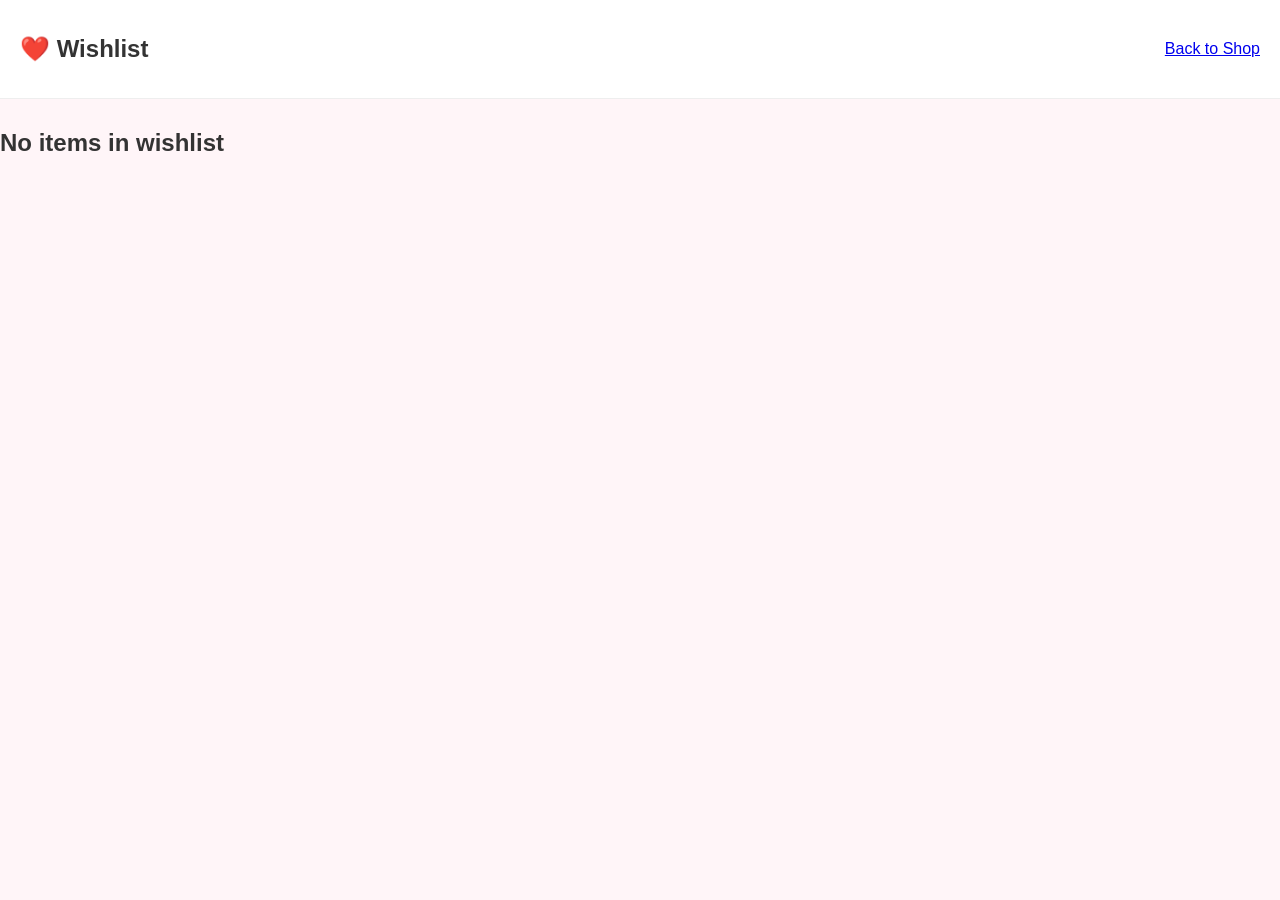
<file: pages/wishlist.html>
<!DOCTYPE html>
<html lang="en">
<head>
<meta charset="UTF-8">
<title>Wishlist</title>
<link rel="stylesheet" href="../css/style.css">
</head>

<body>

<nav>
<h2>❤️ Wishlist</h2>
<a href="collection.html">Back to Shop</a>
</nav>

<section class="gallery" id="wishlistItems"></section>

<script>
function displayWishlist() {
let wishlist = JSON.parse(localStorage.getItem("wishlist")) || [];
let container = document.getElementById("wishlistItems");

if(wishlist.length === 0){
container.innerHTML = "<h2>No items in wishlist</h2>";
return;
}

container.innerHTML = "";

wishlist.forEach((item,index) => {
let div = document.createElement("div");
div.className = "card";

// Fix image path typo for 'lehanga' -> 'lehenga'
let imgPath = item.image ? item.image.replace('lehanga', 'lehenga') : '../assets/products/default.jpg';

// If image file does not exist, fallback handled by onerror

div.innerHTML = `
<img src="${imgPath}" onerror="this.src='../assets/products/default.jpg'">
<h3>${item.name}</h3>
<p class="price">₹${item.price}</p>

<button onclick="addToCart('${item.name}',${item.price})">Add to Cart</button>
<button onclick="removeFromWishlist(${index})">Remove</button>
`;

container.appendChild(div);
});
}

function removeFromWishlist(index){
let wishlist = JSON.parse(localStorage.getItem("wishlist")) || [];
wishlist.splice(index,1);
localStorage.setItem("wishlist", JSON.stringify(wishlist));
displayWishlist();
}

displayWishlist();
</script>

</body>
</html>
</file>
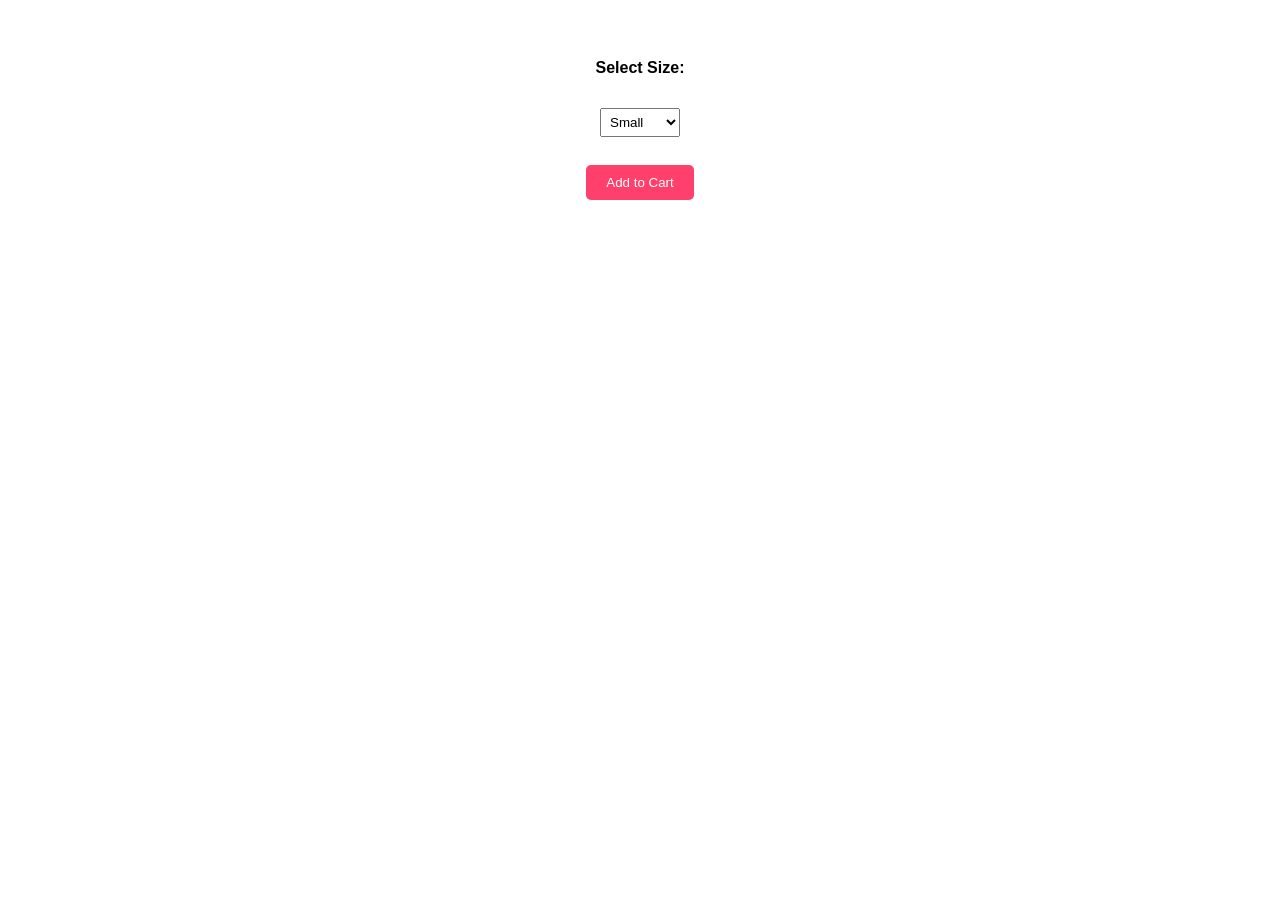
<file: pages/pages/product.html>
<!DOCTYPE html>
<html>
<head>
<title>Product</title>

<style>
body{
text-align:center;
font-family:Arial;
}

img{
border-radius:10px;
}

button{
background:#ff3f6c;
color:white;
padding:10px 20px;
border:none;
border-radius:5px;
cursor:pointer;
}

select{
padding:5px;
margin:10px;
}
</style>

</head>

<body>

<h2 id="name"></h2>

<img id="img" width="250" 
onerror="this.src='../assets/products/default.jpg'">

<p id="price"></p>

<h4>Select Size:</h4>
<select id="size">
<option>Small</option>
<option>Medium</option>
<option>Large</option>
</select>

<br><br>

<button onclick="add()">Add to Cart</button>

<script>

// ✅ IMPORTANT FIX
let p = JSON.parse(localStorage.getItem("product"));

if(p){
document.getElementById("name").innerText = p.name;
document.getElementById("img").src = p.image;
document.getElementById("price").innerText = "₹" + p.price;
}

function add(){

let size = document.getElementById("size").value;

let cart = JSON.parse(localStorage.getItem("cart")) || [];

cart.push({
name: p.name,
price: p.price,
image: p.image,
size: size
});

localStorage.setItem("cart", JSON.stringify(cart));

alert("✅ Added to cart with size: " + size);
}

</script>

</body>
</html>
</file>
<file: css/style.css>
/* Wishlist page: compact card size */
.gallery#wishlistItems .card {
    max-width: 320px;
    margin: 18px auto;
    padding: 18px 12px 22px 12px;
    min-height: unset;
    box-shadow: 0 2px 10px rgba(0,0,0,0.07);
    border-radius: 14px;
    display: flex;
    flex-direction: column;
    align-items: center;
}
/* Wishlist page: medium product images */
.gallery#wishlistItems .card img {
    width: 220px;
    height: 160px;
    object-fit: cover;
    margin: 0 auto;
    display: block;
    border-radius: 10px;
    background: #f9f9f9;
}
/* BREADCRUMB */
.breadcrumb {
    font-size: 15px;
    color: #888;
    margin: 18px 0 0 0;
    padding: 0 20px;
}
.breadcrumb a {
    color: #ff3f6c;
    text-decoration: none;
    font-weight: 600;
}
.breadcrumb span {
    color: #333;
    font-weight: 600;
}

/* PREMIUM BANNER / OFFER */
.premium-banner {
    background: linear-gradient(135deg, #ff3f6c, #ff6b9d);
    color: white;
    padding: 22px 0;
    text-align: center;
    font-size: 20px;
    font-weight: bold;
    margin: 18px 20px 0 20px;
    border-radius: 10px;
    box-shadow: 0 4px 12px rgba(255, 63, 108, 0.13);
}

/* QUICK FILTER BAR */
.quick-filter-bar {
    display: flex;
    gap: 12px;
    padding: 18px 20px 0 20px;
    overflow-x: auto;
    margin-bottom: 0;
}
.quick-filter-chip {
    background: #fff5f8;
    color: #ff3f6c;
    border: 1.5px solid #ff3f6c;
    border-radius: 20px;
    padding: 8px 18px;
    font-size: 15px;
    font-weight: 600;
    cursor: pointer;
    transition: all 0.2s;
    white-space: nowrap;
}
.quick-filter-chip.active, .quick-filter-chip:hover {
    background: #ff3f6c;
    color: #fff;
}

/* RESULT COUNT + SORT INFO */
.result-sort-info {
    display: flex;
    justify-content: space-between;
    align-items: center;
    padding: 12px 20px 0 20px;
    font-size: 16px;
    color: #444;
    font-weight: 500;
}

/* PRODUCT BADGES */
.product-badge {
    position: absolute;
    left: 14px;
    top: 14px;
    background: linear-gradient(90deg, #ff3f6c, #ff6f91);
    color: #fff;
    font-size: 13px;
    font-weight: 700;
    padding: 4px 14px;
    border-radius: 16px;
    z-index: 3;
    box-shadow: 0 2px 8px rgba(255,63,108,0.08);
    letter-spacing: 0.5px;
}

/* QUICK ADD QUANTITY */
.quick-add {
    display: flex;
    align-items: center;
    gap: 8px;
    justify-content: center;
    margin: 10px 0 0 0;
}
.quick-add-btn {
    background: #ff3f6c;
    color: #fff;
    border: none;
    border-radius: 50%;
    width: 32px;
    height: 32px;
    font-size: 18px;
    font-weight: bold;
    cursor: pointer;
    transition: background 0.2s;
}
.quick-add-btn:hover {
    background: #ff6f91;
}
.quick-add-qty {
    font-size: 16px;
    font-weight: 600;
    color: #333;
    min-width: 28px;
    text-align: center;
}
/* RESET */
body {
    margin: 0;
    font-family: 'Poppins', sans-serif;
    background: #fff5f8;
    color: #333;
}

/* TOP BAR */
.top-bar {
    background: linear-gradient(90deg, #ff3f6c, #ff6f91);
    color: #fff;
    text-align: center;
    padding: 10px;
    font-weight: 600;
}

/* NAVBAR */
nav {
    display: flex;
    justify-content: space-between;
    align-items: center;
    padding: 15px 20px;
    background: #ffffff;
    border-bottom: 1px solid #eee;
    position: sticky;
    top: 0;
    z-index: 100;
}

.logo img {
    width: 100px;
}

/* NAV LINKS */
nav ul {
    display: flex;
    gap: 18px;
    list-style: none;
    align-items: center;
}

nav ul li a {
    text-decoration: none;
    color: #333;
    font-weight: 600;
    transition: 0.3s;
}

nav ul li a:hover {
    color: #ff3f6c;
}

/* SEARCH */
#searchInput {
    padding: 7px 10px;
    border: 1px solid #ff3f6c;
    border-radius: 6px;
    outline: none;
}

/* MOBILE MENU */
.menu-icon {
    display: none;
    font-size: 24px;
    cursor: pointer;
}

@media (max-width:768px){
    nav ul {
        display: none;
        flex-direction: column;
        position: absolute;
        background: #fff;
        top: 60px;
        right: 10px;
        padding: 15px;
        border-radius: 10px;
        box-shadow: 0 5px 15px rgba(0,0,0,0.1);
    }
    nav ul.show {
        display: flex;
    }
    .menu-icon {
        display: block;
    }
}

/* HEADER (UPDATED LIGHT GREEN) */
header {
    text-align: center;
    padding: 50px 20px;
    background: linear-gradient(135deg, #d4f8e8, #ffffff);
}

/* SCROLL TEXT */
.scroll-text {
    overflow: hidden;
    white-space: nowrap;
    perspective: 1200px;
    height: 80px;
    display: flex;
    align-items: center;
}

/* MOVING TRACK - 3D EFFECT */
.scroll-track {
    display: inline-block;
    animation: scrollLoop3D 20s linear infinite;
    transform-style: preserve-3d;
}

/* MULTI COLOR TEXT - 3D */
.multi-color {
    font-size: 48px;
    font-weight: bold;
    margin-right: 100px;
    background: linear-gradient(90deg, #ff3f6c, #ff6f91, #d4269f, #8b2d7a, #ff3f6c);
    -webkit-background-clip: text;
    background-clip: text;
    color: transparent;
    text-shadow: 0 0 20px rgba(255, 63, 108, 0.3);
    filter: drop-shadow(2px 2px 4px rgba(0,0,0,0.1));
    display: inline-block;
}

/* 3D SCROLL ANIMATION */
@keyframes scrollLoop3D {
    0% {
        transform: translateX(0%) rotateY(0deg) scaleX(1);
        opacity: 1;
    }
    25% {
        transform: translateX(-25%) rotateY(5deg) scaleX(0.98);
        opacity: 0.95;
    }
    50% {
        transform: translateX(-50%) rotateY(0deg) scaleX(1);
        opacity: 1;
    }
    75% {
        transform: translateX(-75%) rotateY(-5deg) scaleX(0.98);
        opacity: 0.95;
    }
    100% {
        transform: translateX(-100%) rotateY(0deg) scaleX(1);
        opacity: 1;
    }
}

/* FASHION PARAGRAPH */
.fashion-text {
    text-align: center;
    padding: 20px;
    font-size: 16px;
    color: #444;
    line-height: 1.6;
    max-width: 800px;
    margin: auto;
}

/* CATEGORY */
.categories {
    padding: 20px;
}

.category-grid {
    display: flex;
    gap: 10px;
    overflow-x: auto;
}

.category-grid a {
    padding: 10px 15px;
    background: #ff3f6c;
    color: white;
    border-radius: 20px;
    text-decoration: none;
    font-size: 14px;
}

/* MAIN CONTENT LAYOUT */
.main-content {
    display: flex;
    gap: 30px;
    max-width: 1300px;
    margin: 30px auto 0 auto;
    align-items: flex-start;
    padding: 0 20px;
}

/* FILTER SIDEBAR */
.filter-section {
    min-width: 240px;
    background: #fff;
    border-radius: 14px;
    box-shadow: 0 4px 18px rgba(255,63,108,0.07);
    padding: 25px 20px 20px 20px;
    margin-bottom: 30px;
    position: sticky;
    top: 100px;
}
.filter-section h3 {
    color: #ff3f6c;
    margin-bottom: 18px;
    font-size: 20px;
    font-weight: 700;
}
.filter-group {
    margin-bottom: 22px;
}
.filter-group label {
    font-weight: 600;
    color: #333;
    margin-bottom: 7px;
    display: block;
}
.filter-group select, .filter-group input[type="range"] {
    width: 100%;
    padding: 8px 10px;
    border: 1.5px solid #ff3f6c;
    border-radius: 7px;
    font-size: 15px;
    margin-top: 5px;
    margin-bottom: 5px;
}
#priceLabel {
    display: block;
    margin-top: 4px;
    color: #ff3f6c;
    font-weight: 600;
}

/* PRODUCT GRID */
.gallery {
    display: grid;
    grid-template-columns: repeat(auto-fit,minmax(240px,1fr));
    gap: 28px;
    padding: 10px 0 30px 0;
    flex: 1;
}

/* CARD (Myntra style) */
.card {
    position: relative;
    background: #fff;
    border-radius: 14px;
    overflow: hidden;
    transition: all 0.4s cubic-bezier(0.4, 0, 0.2, 1);
    box-shadow: 0 6px 18px rgba(0,0,0,0.08);
    border: 1.5px solid #f0f0f0;
    cursor: pointer;
    min-height: 370px;
    display: flex;
    flex-direction: column;
    justify-content: flex-start;
}
.card:hover {
    transform: translateY(-8px) scale(1.03);
    box-shadow: 0 12px 28px rgba(255, 63, 108, 0.13);
    border-color: #ff3f6c;
}
.card img {
    width: 100%;
    height: 210px;
    object-fit: cover;
    transition: transform 0.4s;
    border-bottom: 1px solid #f0f0f0;
    background: #f9f9f9;
}
.card:hover img {
    transform: scale(1.08);
}
.premium-card {
    background: linear-gradient(135deg, #fff9fb, #ffffff);
}
.card h3 {
    margin: 10px 12px 0 12px;
    font-size: 17px;
    font-weight: 700;
    color: #222;
    min-height: 38px;
}
.brand {
    font-size: 13px;
    color: #888;
    margin: 8px 12px 0 12px;
    font-weight: 500;
}
.price {
    color: #ff3f6c;
    margin: 8px 12px 0 12px;
    font-weight: bold;
    font-size: 17px;
}
.card button {
    margin: 12px 12px 14px 12px;
    width: calc(100% - 24px);
    padding: 10px 0;
    font-size: 15px;
    border-radius: 7px;
    background: linear-gradient(135deg, #ff3f6c, #ff6f91);
    color: #fff;
    font-weight: 600;
    border: none;
    transition: 0.3s;
}
.card button:hover {
    background: #ff3f6c;
    color: #fff;
    transform: scale(1.04);
}

/* ================= FINAL WISHLIST HEART BUTTON ================= */

/* Ensure card position */
.card {
    position: relative;
}

/* Heart Button */
.wishlist-btn {
    position: absolute;
    top: 12px;
    right: 12px;
    width: 36px;
    height: 36px;
    border-radius: 50%;
    
    /* GREEN BORDER */
    border: 2px solid #27ae60;

    /* WHITE BACKGROUND */
    background: #ffffff;

    /* CENTER ICON */
    display: flex;
    align-items: center;
    justify-content: center;

    /* HEART SIZE */
    font-size: 20px;

    /* DEFAULT COLOR (EMPTY HEART) */
    color: #999;

    cursor: pointer;
    z-index: 10;

    transition: all 0.3s ease;
}

/* ❤️ ACTIVE STATE (CLICKED) */
.wishlist-btn.active {
    color: hotpink;   /* ROSE COLOR */
    border-color: #27ae60;
}

/* Hover effect (optional premium feel) */
.wishlist-btn:hover {
    transform: scale(1.1);
}

.wishlist-btn.active {
    color: #e53935;
    border-color: #27ae60;
}

/* NO PRODUCTS MESSAGE */
.no-products {
    text-align: center;
    padding: 60px 20px;
    color: #999;
    font-size: 22px;
    grid-column: 1 / -1;
    font-weight: 600;
}

/* LOADING OVERLAY */
#loading.loading-overlay {
    position: fixed;
    top: 0;
    left: 0;
    width: 100vw;
    height: 100vh;
    background: rgba(255,255,255,0.95);
    display: flex;
    align-items: center;
    justify-content: center;
    z-index: 9999;
}
.spinner {
    border: 6px solid #f3f3f3;
    border-top: 6px solid #ff3f6c;
    border-radius: 50%;
    width: 54px;
    height: 54px;
    animation: spin 1s linear infinite;
}

/* TEXT */
.brand {
    font-size: 12px;
    color: #888;
    margin: 6px 10px;
}

.card h3 {
    margin: 5px 10px;
    font-size: 15px;
}

.price {
    color: #ff3f6c;
    margin: 5px 10px;
    font-weight: bold;
}

/* WISHLIST */
.wishlist {
    position: absolute;
    top: 10px;
    right: 10px;
    background: white;
    padding: 5px;
    border-radius: 50%;
}

/* BUTTON */
button {
    cursor: pointer;
    padding: 10px;
    border: none;
    background: linear-gradient(135deg, #ff3f6c, #ff6f91);
    color: white;
    border-radius: 6px;
    width: 90%;
    margin: 10px auto;
    display: block;
    font-weight: 600;
    transition: 0.3s;
}

button:hover {
    transform: scale(1.05);
}

/* FILTER BUTTONS */
.filter-bar {
    text-align: center;
    margin: 20px;
}

.filter-bar button {
    margin: 5px;
    padding: 8px 15px;
    border-radius: 20px;
    background: #ff3f6c;
    color: white;
    border: none;
}

/* ACTIVE FILTER */
.filter-bar button.active {
    background: black;
}

/* CATEGORY SECTION HEADER */
.category-section-header {
    text-align: center;
    font-size: 22px;
    font-weight: bold;
    color: #ff3f6c;
    margin: 30px 0 20px 0;
    padding: 15px 0;
    border-bottom: 2px solid #ff3f6c;
}

/* CART */
.cart-box {
    position: fixed;
    right: 15px;
    top: 80px;
    background: #ffffff;
    padding: 15px;
    display: none;
    box-shadow: 0 0 15px rgba(0,0,0,0.2);
    width: 260px;
    border-radius: 10px;
}

/* CONTACT FORM */
.contact-section {
    padding: 30px;
    max-width: 1000px;
    margin: 0 auto;
}

.contact-grid {
    display: grid;
    grid-template-columns: 1fr 1fr;
    gap: 30px;
    margin-top: 30px;
}

.contact-info-card, .contact-form-card {
    background: white;
    padding: 20px;
    border-radius: 12px;
    box-shadow: 0 5px 15px rgba(0,0,0,0.1);
}

.contact-info-card h3, .contact-form-card h3 {
    color: #ff3f6c;
    margin-bottom: 20px;
}

.contact-info-card p {
    margin: 10px 0;
    line-height: 1.8;
}

.form-group {
    margin-bottom: 15px;
    display: flex;
    flex-direction: column;
}

.form-group label {
    margin-bottom: 5px;
    font-weight: 600;
    color: #333;
}

input, textarea {
    width: 100%;
    padding: 10px;
    border: 1px solid #ddd;
    border-radius: 6px;
    font-family: 'Poppins', sans-serif;
    font-size: 14px;
    box-sizing: border-box;
}

textarea {
    resize: vertical;
    min-height: 120px;
}

input:focus, textarea:focus {
    outline: none;
    border-color: #ff3f6c;
    box-shadow: 0 0 5px rgba(255, 63, 108, 0.3);
}

/* SUCCESS */
.success-message {
    color: #4CAF50;
    margin-top: 15px;
    text-align: center;
    font-weight: 600;
    display: none;
}

@media (max-width: 768px) {
    .contact-grid {
        grid-template-columns: 1fr;
        gap: 15px;
    }
}

/* FOOTER */
.site-footer {
    padding: 30px;
    background: linear-gradient(90deg, #ff3f6c, #ff6f91);
    color: white;
    display: flex;
    justify-content: space-between;
    flex-wrap: wrap;
}

.footer-column {
    flex: 1;
    min-width: 200px;
    margin: 10px;
}

.footer-column h4 {
    margin-bottom: 10px;
}

.footer-column p {
    margin: 5px 0;
}

.footer-column a {
    color: white;
    text-decoration: none;
}

/* ============ LOADING ANIMATION ============ */
.loading-overlay {
    position: fixed;
    top: 0;
    left: 0;
    width: 100%;
    height: 100%;
    background: rgba(255, 255, 255, 0.95);
    display: flex;
    align-items: center;
    justify-content: center;
    z-index: 9999;
}

.spinner {
    border: 5px solid #f3f3f3;
    border-top: 5px solid #ff3f6c;
    border-radius: 50%;
    width: 50px;
    height: 50px;
    animation: spin 1s linear infinite;
}

@keyframes spin {
    0% { transform: rotate(0deg); }
    100% { transform: rotate(360deg); }
}

/* ============ WISHLIST HEART ============ */

/* ============ CARD HOVER ZOOM ============ */
.card {
    position: relative;
    background: #ffffff;
    border-radius: 12px;
    overflow: hidden;
    transition: all 0.4s cubic-bezier(0.4, 0, 0.2, 1);
    box-shadow: 0 6px 18px rgba(0,0,0,0.08);
}

.card:hover {
    transform: translateY(-8px) scale(1.02);
    box-shadow: 0 12px 28px rgba(255, 63, 108, 0.2);
}

.card img {
    width: 100%;
    height: 200px;
    object-fit: cover;
    transition: transform 0.4s;
}

.card:hover img {
    transform: scale(1.08);
}

/* ============ RATING STARS ============ */
.rating {
    color: #ffc107;
    font-size: 14px;
    margin: 5px 0;
}

.rating-value {
    color: #666;
    font-size: 12px;
}

/* ============ PAYMENT OPTIONS ============ */
.payment-options {
    display: grid;
    grid-template-columns: repeat(auto-fit, minmax(120px, 1fr));
    gap: 10px;
    margin: 20px 0;
}

.payment-option {
    padding: 15px;
    border: 2px solid #ddd;
    border-radius: 8px;
    cursor: pointer;
    text-align: center;
    transition: all 0.3s;
    font-weight: 600;
}

.payment-option:hover,
.payment-option.active {
    border-color: #ff3f6c;
    background: #fff5f8;
    color: #ff3f6c;
}

/* ============ SORT/FILTER BAR ============ */
.filter-bar {
    display: flex;
    gap: 10px;
    padding: 15px;
    overflow-x: auto;
    flex-wrap: wrap;
}

.filter-bar button {
    padding: 8px 15px;
    background: white;
    border: 2px solid #ff3f6c;
    color: #ff3f6c;
    border-radius: 20px;
    cursor: pointer;
    font-weight: 600;
    transition: all 0.3s;
}

.filter-bar button:hover,
.filter-bar button.active {
    background: #ff3f6c;
    color: white;
}

.sort-container {
    display: flex;
    gap: 10px;
    padding: 10px 20px;
    background: white;
    border-bottom: 1px solid #eee;
}

.sort-container select {
    padding: 8px 12px;
    border: 2px solid #ff3f6c;
    border-radius: 6px;
    cursor: pointer;
    font-weight: 600;
    color: #ff3f6c;
}

/* ============ NO RESULTS MESSAGE ============ */
.no-results {
    text-align: center;
    padding: 40px 20px;
    color: #999;
    font-size: 18px;
    grid-column: 1 / -1;
}

/* ============ MOBILE UI IMPROVEMENTS ============ */
@media (max-width: 900px) {
    .main-content {
        flex-direction: column;
        gap: 0;
    }
    .filter-section {
        position: static;
        width: 100%;
        margin-bottom: 18px;
        min-width: unset;
        box-shadow: 0 2px 8px rgba(255,63,108,0.07);
    }
    .gallery {
        grid-template-columns: repeat(auto-fit, minmax(170px, 1fr));
        gap: 14px;
        padding: 8px 0 20px 0;
    }
    .card {
        border-radius: 8px;
        min-height: 320px;
    }
    .card h3 {
        font-size: 15px;
    }
    .card button {
        font-size: 13px;
        padding: 9px 0;
    }
}

/* ============ MYNTRA STYLE PREMIUM ============ */
.card {
    border: 1px solid #f0f0f0;
    transition: all 0.3s cubic-bezier(0.4, 0, 0.2, 1);
}

.card:hover {
    border-color: #ff3f6c;
}

.premium-card {
    background: linear-gradient(135deg, #fff9fb, #ffffff);
}

/* ============ MODAL/POPUP ============ */
.modal {
    display: none;
    position: fixed;
    left: 0;
    top: 0;
    width: 100%;
    height: 100%;
    background: rgba(0, 0, 0, 0.5);
    z-index: 999;
    align-items: center;
    justify-content: center;
}

.modal.show {
    display: flex;
}

.modal-content {
    background: white;
    padding: 30px;
    border-radius: 12px;
    max-width: 500px;
    width: 90%;
    box-shadow: 0 10px 40px rgba(0,0,0,0.2);
}

.modal-close {
    float: right;
    font-size: 28px;
    cursor: pointer;
    color: #999;
}

.modal-close:hover {
    color: #ff3f6c;
}

/* ============ SUCCESS MESSAGE ============ */
.success-message {
    background: #4CAF50;
    color: white;
    padding: 15px 20px;
    border-radius: 6px;
    margin-top: 10px;
    text-align: center;
    display: none;
}

.success-message.show {
    display: block;
}

/* ============ ROTATING OFFERS BANNER ============ */
#offerBanner {
    background: linear-gradient(135deg, #ff3f6c, #ff6b9d);
    color: white;
    padding: 20px;
    text-align: center;
    font-size: 18px;
    font-weight: bold;
    margin: 0 20px 20px 20px;
    border-radius: 8px;
    box-shadow: 0 4px 12px rgba(255, 63, 108, 0.3);
}

#offerText {
    display: inline-block;
    animation: fadeIn 0.3s ease-in;
}

@keyframes fadeOut {
    0% {
        opacity: 1;
    }
    100% {
        opacity: 0;
    }
}

@keyframes fadeIn {
    0% {
        opacity: 0;
    }
    100% {
        opacity: 1;
    }
}

/* ============ USER GREETING ============ */
#userGreeting {
    color: #ff3f6c !important;
    font-weight: bold !important;
    padding: 8px 12px !important;
    background: #fff5f8;
    border-radius: 20px;
    text-decoration: none !important;
}

#userGreeting strong {
    color: #ff3f6c;
}

/* ============ SIZE BUTTONS ============ */
.size-btn {
    border: 2px solid #ddd !important;
    padding: 10px 15px !important;
    cursor: pointer !important;
    border-radius: 6px !important;
    background: white !important;
    color: #333 !important;
    font-weight: 600 !important;
    transition: all 0.3s !important;
    margin: 0 !important;
    width: auto !important;
    display: inline-block !important;
}

.size-btn:hover {
    border-color: #ff3f6c !important;
    background: #fff5f8 !important;
    transform: scale(1.05) !important;
}
</file>
